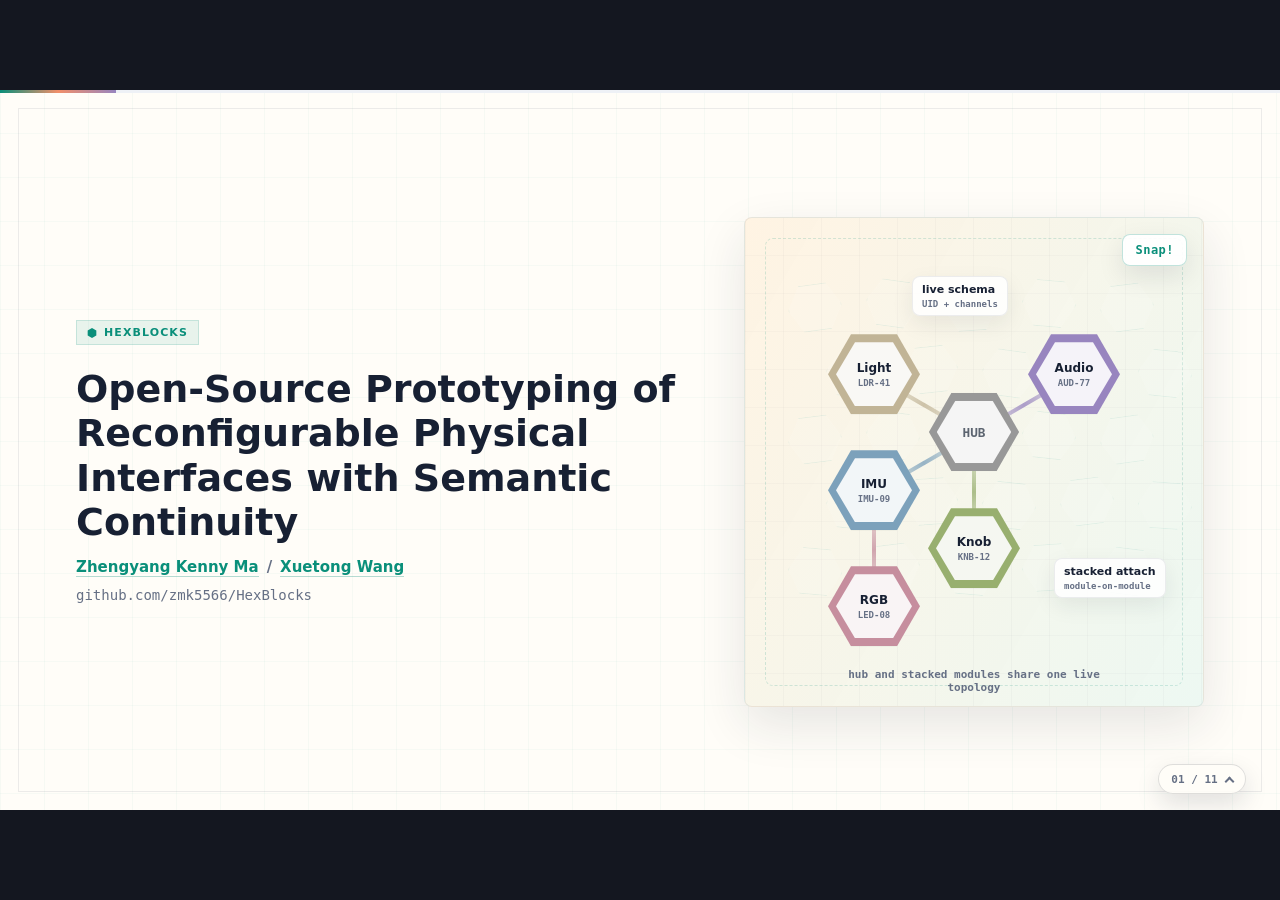
<file: index.html>
<!DOCTYPE html>
<html lang="en">
<head>
<meta charset="UTF-8">
<meta name="viewport" content="width=device-width, initial-scale=1.0">
<title>HexBlocks Presentation</title>
<link rel="stylesheet" href="hexblocks-presentation.css">
</head>
<body>
<div class="stage" id="stage">
  <div class="deck">
    <div class="progress" aria-hidden="true">
      <div class="progress-bar" id="prog"></div>
    </div>

    <div class="slides" id="slides" aria-live="polite"></div>
    <div class="subtitle-box" id="subtitle" aria-live="polite" aria-hidden="true"></div>

    <div class="nav" id="nav" aria-label="Slide navigation" data-nav-control>
      <button class="nav-toggle" id="nav-toggle" type="button" aria-expanded="false" aria-controls="nav-dock" title="Show controls">
        <span class="nav-toggle-counter" id="nav-toggle-counter">01 / 01</span>
        <span class="nav-toggle-mark" aria-hidden="true"></span>
      </button>
      <div class="nav-dock" id="nav-dock" aria-hidden="true">
        <div class="nav-primary">
          <button id="prev" type="button">Prev</button>
          <span class="counter" id="ctr">01 / 01</span>
          <button id="next" type="button">Next</button>
        </div>
        <div class="playback-controls">
          <button id="auto" type="button" aria-pressed="false">Auto</button>
          <label class="audio-toggle">
            <input id="narration-audio" type="checkbox" checked>
            <span>Audio</span>
          </label>
        </div>
      </div>
    </div>
  </div>
</div>

<script src="hexblocks-presentation-data.js"></script>
<script src="hexblocks-scenes.js"></script>
<script src="hexblocks-presentation.js"></script>
</body>
</html>
</file>
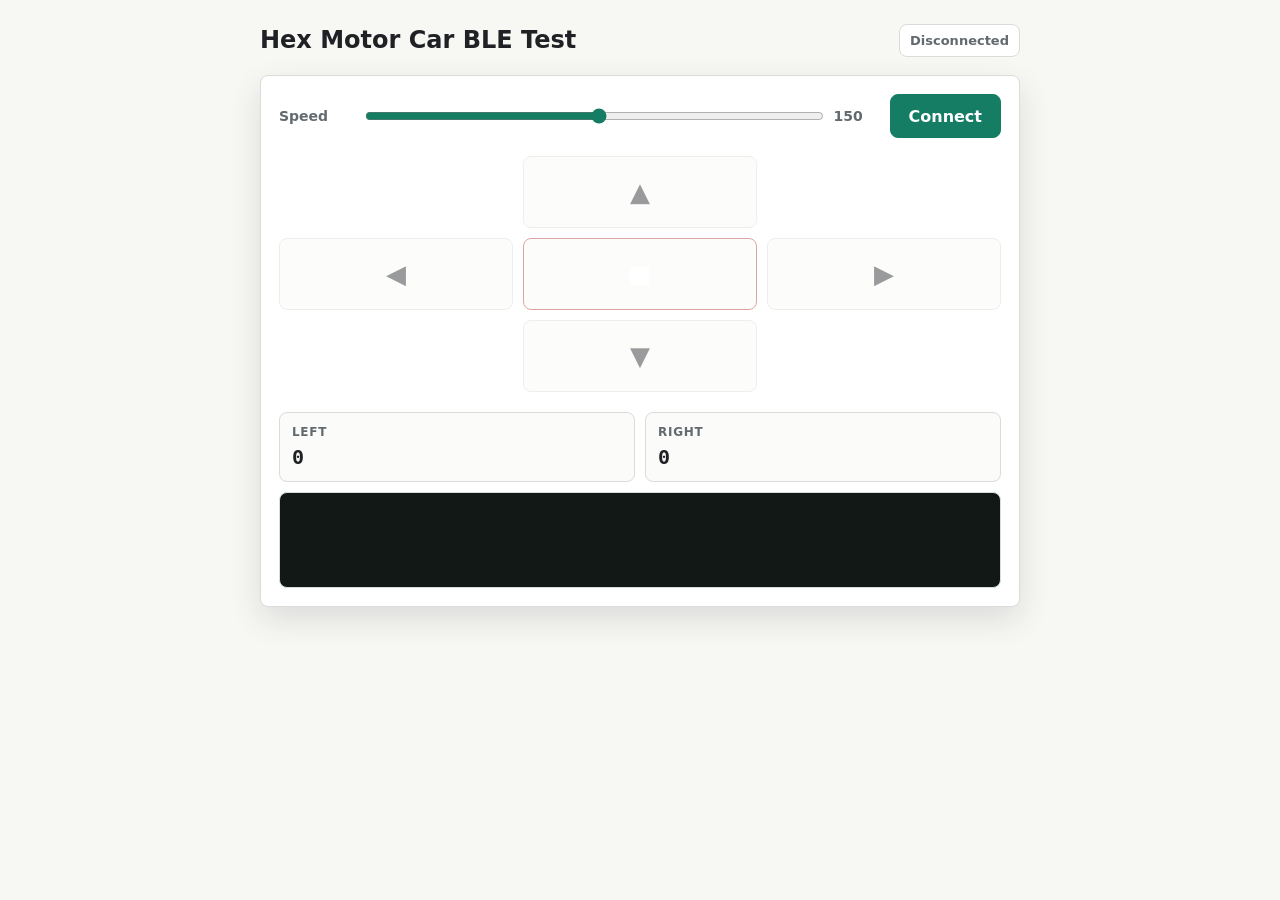
<file: frontend/test_motor_car_ble/index.html>
<!doctype html>
<html lang="en">
<head>
  <meta charset="utf-8">
  <meta name="viewport" content="width=device-width, initial-scale=1">
  <title>Hex Motor Car BLE Test</title>
  <style>
    :root {
      color-scheme: light;
      --bg: #f7f7f4;
      --panel: #ffffff;
      --ink: #202124;
      --muted: #626a70;
      --line: #d8ddd8;
      --accent: #147d64;
      --accent-strong: #0d5d4a;
      --danger: #b43b3b;
      --shadow: 0 12px 32px rgba(22, 35, 31, 0.12);
    }

    * { box-sizing: border-box; }

    body {
      margin: 0;
      min-height: 100vh;
      font-family: ui-sans-serif, system-ui, -apple-system, BlinkMacSystemFont, "Segoe UI", sans-serif;
      background: var(--bg);
      color: var(--ink);
    }

    main {
      width: min(760px, calc(100vw - 28px));
      margin: 0 auto;
      padding: 24px 0 32px;
    }

    header {
      display: flex;
      align-items: center;
      justify-content: space-between;
      gap: 16px;
      margin-bottom: 18px;
    }

    h1 {
      margin: 0;
      font-size: 24px;
      line-height: 1.15;
      font-weight: 700;
      letter-spacing: 0;
    }

    .status {
      min-width: 112px;
      padding: 8px 10px;
      border: 1px solid var(--line);
      border-radius: 8px;
      background: var(--panel);
      color: var(--muted);
      text-align: center;
      font-size: 13px;
      font-weight: 650;
    }

    .status.connected {
      color: var(--accent-strong);
      border-color: rgba(20, 125, 100, 0.35);
      background: #ecf7f2;
    }

    .surface {
      background: var(--panel);
      border: 1px solid var(--line);
      border-radius: 8px;
      box-shadow: var(--shadow);
      padding: 18px;
    }

    .topbar {
      display: grid;
      grid-template-columns: 1fr auto;
      gap: 12px;
      align-items: center;
      margin-bottom: 18px;
    }

    button {
      appearance: none;
      border: 1px solid var(--line);
      border-radius: 8px;
      background: #fff;
      color: var(--ink);
      font: inherit;
      font-weight: 700;
      cursor: pointer;
      min-height: 44px;
      transition: transform 120ms ease, background 120ms ease, border-color 120ms ease;
      touch-action: manipulation;
    }

    button:disabled {
      cursor: not-allowed;
      opacity: 0.45;
    }

    button:not(:disabled):active { transform: translateY(1px); }

    .connect {
      padding: 0 18px;
      background: var(--accent);
      border-color: var(--accent);
      color: #fff;
    }

    .connect:not(:disabled):hover { background: var(--accent-strong); }

    .stop {
      background: var(--danger);
      border-color: var(--danger);
      color: #fff;
    }

    .control-grid {
      display: grid;
      grid-template-columns: repeat(3, minmax(78px, 1fr));
      grid-template-rows: repeat(3, 72px);
      gap: 10px;
      margin: 16px 0 20px;
    }

    .drive {
      font-size: 26px;
      background: #f9faf8;
    }

    .drive:not(:disabled):hover {
      border-color: rgba(20, 125, 100, 0.55);
      background: #eef8f3;
    }

    .forward { grid-column: 2; grid-row: 1; }
    .left { grid-column: 1; grid-row: 2; }
    .brake { grid-column: 2; grid-row: 2; }
    .right { grid-column: 3; grid-row: 2; }
    .back { grid-column: 2; grid-row: 3; }

    .speed-row {
      display: grid;
      grid-template-columns: 72px 1fr 44px;
      gap: 12px;
      align-items: center;
      color: var(--muted);
      font-size: 14px;
      font-weight: 650;
    }

    input[type="range"] {
      width: 100%;
      accent-color: var(--accent);
    }

    .telemetry {
      margin-top: 16px;
      display: grid;
      grid-template-columns: repeat(2, 1fr);
      gap: 10px;
    }

    .readout {
      border: 1px solid var(--line);
      border-radius: 8px;
      padding: 12px;
      min-height: 64px;
      background: #fbfcfa;
    }

    .label {
      color: var(--muted);
      font-size: 12px;
      font-weight: 700;
      text-transform: uppercase;
      letter-spacing: 0.06em;
      margin-bottom: 6px;
    }

    .value {
      font: 700 20px/1.2 ui-monospace, SFMono-Regular, Menlo, Consolas, monospace;
      letter-spacing: 0;
    }

    .log {
      margin-top: 10px;
      border: 1px solid var(--line);
      border-radius: 8px;
      background: #111815;
      color: #d7f7e8;
      min-height: 96px;
      max-height: 170px;
      overflow: auto;
      padding: 10px;
      font: 12px/1.45 ui-monospace, SFMono-Regular, Menlo, Consolas, monospace;
      white-space: pre-wrap;
    }

    @media (max-width: 560px) {
      main { width: min(100vw - 18px, 760px); padding-top: 14px; }
      header { align-items: flex-start; }
      h1 { font-size: 20px; }
      .surface { padding: 14px; }
      .topbar { grid-template-columns: 1fr; }
      .connect { width: 100%; }
      .control-grid { grid-template-rows: repeat(3, 64px); }
      .telemetry { grid-template-columns: 1fr; }
    }
  </style>
</head>
<body>
  <main>
    <header>
      <h1>Hex Motor Car BLE Test</h1>
      <div id="status" class="status">Disconnected</div>
    </header>

    <section class="surface">
      <div class="topbar">
        <div class="speed-row">
          <span>Speed</span>
          <input id="speed" type="range" min="40" max="255" step="5" value="150">
          <span id="speedValue">150</span>
        </div>
        <button id="connect" class="connect">Connect</button>
      </div>

      <div class="control-grid" aria-label="Drive controls">
        <button class="drive forward" data-drive="forward" disabled>▲</button>
        <button class="drive left" data-drive="left" disabled>◀</button>
        <button class="drive stop brake" data-drive="stop" disabled>■</button>
        <button class="drive right" data-drive="right" disabled>▶</button>
        <button class="drive back" data-drive="back" disabled>▼</button>
      </div>

      <div class="telemetry">
        <div class="readout">
          <div class="label">Left</div>
          <div id="leftValue" class="value">0</div>
        </div>
        <div class="readout">
          <div class="label">Right</div>
          <div id="rightValue" class="value">0</div>
        </div>
      </div>

      <div id="log" class="log"></div>
    </section>
  </main>

  <script>
    const SERVICE_UUID = '6f8f0001-b5a3-f393-e0a9-e50e24dcca9e';
    const RX_UUID = '6f8f0002-b5a3-f393-e0a9-e50e24dcca9e';
    const TX_UUID = '6f8f0003-b5a3-f393-e0a9-e50e24dcca9e';

    const enc = new TextEncoder();
    const dec = new TextDecoder();

    const statusEl = document.querySelector('#status');
    const connectBtn = document.querySelector('#connect');
    const speedEl = document.querySelector('#speed');
    const speedValueEl = document.querySelector('#speedValue');
    const leftValueEl = document.querySelector('#leftValue');
    const rightValueEl = document.querySelector('#rightValue');
    const logEl = document.querySelector('#log');
    const driveButtons = [...document.querySelectorAll('[data-drive]')];

    let device = null;
    let rxChar = null;
    let txChar = null;
    let connected = false;
    let activeCommand = null;

    function log(line) {
      const stamp = new Date().toLocaleTimeString();
      logEl.textContent = `[${stamp}] ${line}\n` + logEl.textContent;
    }

    function setConnected(next) {
      connected = next;
      statusEl.textContent = next ? 'Connected' : 'Disconnected';
      statusEl.classList.toggle('connected', next);
      connectBtn.textContent = next ? 'Disconnect' : 'Connect';
      driveButtons.forEach((btn) => { btn.disabled = !next; });
      if (!next) {
        rxChar = null;
        txChar = null;
        activeCommand = null;
        updateReadout(0, 0);
      }
    }

    function speed() {
      return Number(speedEl.value);
    }

    function updateReadout(left, right) {
      leftValueEl.textContent = String(left);
      rightValueEl.textContent = String(right);
    }

    async function send(line) {
      if (!connected || !rxChar) return;
      const payload = enc.encode(`${line}\n`);
      if (rxChar.writeValueWithoutResponse) {
        await rxChar.writeValueWithoutResponse(payload);
      } else {
        await rxChar.writeValue(payload);
      }
      log(`> ${line}`);
    }

    function speedsFor(command) {
      const v = speed();
      const turn = Math.max(45, Math.round(v * 0.72));
      if (command === 'forward') return [v, v];
      if (command === 'back') return [-v, -v];
      if (command === 'left') return [-turn, turn];
      if (command === 'right') return [turn, -turn];
      return [0, 0];
    }

    async function drive(command) {
      activeCommand = command === 'stop' ? null : command;
      if (command === 'stop') {
        updateReadout(0, 0);
        await send('S');
        return;
      }
      const [left, right] = speedsFor(command);
      updateReadout(left, right);
      await send(`D,${left},${right}`);
    }

    async function connect() {
      if (!navigator.bluetooth) {
        log('Web Bluetooth is unavailable in this browser.');
        return;
      }

      device = await navigator.bluetooth.requestDevice({
        filters: [{ namePrefix: 'HexMotorCar' }],
        optionalServices: [SERVICE_UUID]
      });
      device.addEventListener('gattserverdisconnected', () => {
        log('Disconnected');
        setConnected(false);
      });

      const server = await device.gatt.connect();
      const service = await server.getPrimaryService(SERVICE_UUID);
      rxChar = await service.getCharacteristic(RX_UUID);
      txChar = await service.getCharacteristic(TX_UUID);
      await txChar.startNotifications();
      txChar.addEventListener('characteristicvaluechanged', (event) => {
        log(`< ${dec.decode(event.target.value).trim()}`);
      });

      setConnected(true);
      await send('P');
    }

    async function disconnect() {
      try { await send('S'); } catch (_) {}
      if (device?.gatt?.connected) device.gatt.disconnect();
      setConnected(false);
    }

    connectBtn.addEventListener('click', async () => {
      try {
        if (connected) await disconnect();
        else await connect();
      } catch (err) {
        log(err?.message || String(err));
        setConnected(false);
      }
    });

    speedEl.addEventListener('input', async () => {
      speedValueEl.textContent = speedEl.value;
      if (activeCommand) await drive(activeCommand);
    });

    for (const btn of driveButtons) {
      btn.addEventListener('click', async () => {
        try {
          await drive(btn.dataset.drive);
        } catch (err) {
          log(err?.message || String(err));
        }
      });
    }

    window.addEventListener('beforeunload', () => {
      if (connected && rxChar) {
        const payload = enc.encode('S\n');
        const write = rxChar.writeValueWithoutResponse || rxChar.writeValue;
        write.call(rxChar, payload).catch(() => {});
      }
    });

    setConnected(false);
    speedValueEl.textContent = speedEl.value;
  </script>
</body>
</html>
</file>
<file: hexblocks-presentation.css>
:root {
  --bg: #fffdf8;
  --surface: #f7f8fa;
  --surface2: #eef1f6;
  --surface-warm: #fff2df;
  --surface-mint: #eaf7f0;
  --text: #172033;
  --dim: #667085;
  --accent: #0a8f7a;
  --accent2: #f18f6a;
  --border: #d6dbe4;
  --font: "Avenir Next", "Trebuchet MS", system-ui, sans-serif;
  --mono: "JetBrains Mono", "SF Mono", Menlo, Consolas, monospace;
  --env: #c1b496;
  --speaker: #9885bf;
  --knob: #98af6f;
  --hub: #989898;
  --motion: #7ca1bb;
  --visual: #c68e9e;
  --shadow: 0 18px 50px rgba(23, 32, 51, 0.11);
  --continuity-loop-ms: 14000ms;
}

*, *::before, *::after {
  box-sizing: border-box;
  margin: 0;
  padding: 0;
}

html, body {
  width: 100%;
  height: 100%;
  overflow: hidden;
  background: #141720;
}

body {
  display: flex;
  align-items: center;
  justify-content: center;
  font-family: var(--font);
}

.stage {
  width: 1280px;
  height: 720px;
  transform-origin: center center;
  flex-shrink: 0;
  position: relative;
}

.deck {
  width: 100%;
  height: 100%;
  background:
    linear-gradient(90deg, rgba(10, 143, 122, 0.035) 1px, transparent 1px),
    linear-gradient(0deg, rgba(10, 143, 122, 0.03) 1px, transparent 1px),
    var(--bg);
  background-size: 44px 44px;
  display: flex;
  flex-direction: column;
  overflow: hidden;
  position: relative;
}

.deck::before {
  content: "";
  position: absolute;
  inset: 18px;
  border: 1px solid rgba(23, 32, 51, 0.08);
  pointer-events: none;
}

.slides {
  flex: 1;
  position: relative;
  min-height: 0;
}

.slide {
  display: none;
  width: 100%;
  height: 100%;
  padding: 54px 76px 34px;
  position: absolute;
  inset: 0;
  overflow: hidden;
}

.slide.active {
  display: block;
}

.slide-layout {
  height: 100%;
  display: grid;
  grid-template-columns: minmax(0, 1fr) 460px;
  gap: 46px;
  align-items: center;
}

.slide.no-scene .slide-layout {
  grid-template-columns: 1fr;
  max-width: 1120px;
}

.slide.references .slide-layout,
.slide.related-work .slide-layout {
  max-width: 1120px;
}

.slide.video-slide {
  padding: 18px 42px 34px;
}

.slide.image-slide {
  padding: 44px 64px 34px;
}

.slide.full-image-slide {
  padding: 24px;
}

.slide.overview-slide {
  padding: 30px 48px 96px;
}

.slide.video-slide .slide-layout {
  grid-template-columns: 1fr;
  max-width: none;
  align-items: stretch;
}

.slide.image-slide .slide-layout,
.slide.full-image-slide .slide-layout,
.slide.overview-slide .slide-layout {
  grid-template-columns: 1fr;
  max-width: none;
  align-items: stretch;
}

.slide.video-slide .slide-copy {
  display: grid;
  grid-template-rows: minmax(0, 1fr);
  place-items: center;
  height: 100%;
}

.slide.image-slide .slide-copy,
.slide.overview-slide .slide-copy {
  display: grid;
  grid-template-rows: auto auto minmax(0, 1fr);
  height: 100%;
}

.slide.full-image-slide .slide-copy {
  display: grid;
  height: 100%;
  place-items: center;
}

.slide.video-slide .chip,
.slide.video-slide h2 {
  display: none;
}

.slide.video-slide.active .reveal {
  animation: none;
}

.slide.image-slide h2 {
  max-width: 1080px;
  margin-bottom: 20px;
}

.slide.llm-hardware-breakdown .slide-copy {
  position: relative;
  display: block;
  height: 100%;
}

.slide.llm-hardware-breakdown h2 {
  max-width: 1040px;
  margin-bottom: 12px;
}

.slide.llm-hardware-breakdown .lead {
  max-width: 1040px;
  font-size: 21px;
  line-height: 1.34;
  font-weight: 500;
  color: var(--dim);
  margin-bottom: 0;
}

.slide.llm-hardware-breakdown .image-triptych {
  position: absolute;
  left: 0;
  right: 0;
  bottom: 42px;
  height: calc(100% - 156px);
}

.slide.llm-era-prototyping .lead {
  max-width: 1000px;
  font-size: 21px;
  line-height: 1.34;
  font-weight: 500;
  color: var(--dim);
}

.slide.overview-slide h2 {
  max-width: none;
  margin-bottom: 12px;
}

.slide-copy {
  position: relative;
  z-index: 3;
  min-width: 0;
}

.visual-shell {
  width: 460px;
  min-height: 490px;
  position: relative;
  z-index: 2;
}

.visual-image {
  width: 100%;
  height: 490px;
  overflow: hidden;
  border: 1px solid rgba(23, 32, 51, 0.12);
  border-radius: 8px;
  background: #fff;
  box-shadow: var(--shadow);
}

.visual-image img {
  width: 100%;
  height: 100%;
  display: block;
  object-fit: cover;
}

.with-scene-stack .visual-shell {
  min-height: 585px;
}

.demo-scene-stack {
  --demo-scene-row-shift: 199px;
  width: 460px;
  height: 585px;
  display: grid;
  grid-template-rows: repeat(3, minmax(0, 1fr));
  gap: 12px;
}

.demo-scene-strip {
  position: relative;
  min-height: 0;
  overflow: hidden;
  border: 1px solid rgba(23, 32, 51, 0.1);
  border-radius: 8px;
  background: #fff;
  box-shadow: 0 12px 28px rgba(23, 32, 51, 0.08);
}

.demo-scene-strip::after {
  content: "";
  position: absolute;
  inset: 0;
  z-index: 7;
  pointer-events: none;
  border-left: 5px solid var(--hub);
  opacity: 0.78;
}

.demo-scene-authoring::after {
  border-left-color: var(--hub);
}

.demo-scene-deployment::after {
  border-left-color: var(--hub);
}

.mini-scene-title {
  position: absolute;
  left: 14px;
  top: 10px;
  z-index: 8;
  display: inline-flex;
  align-items: center;
  gap: 8px;
  border: 1px solid rgba(23, 32, 51, 0.09);
  border-radius: 7px;
  background: rgba(255, 255, 255, 0.88);
  color: var(--text);
  font: 800 11px var(--font);
  padding: 5px 9px 5px 8px;
  box-shadow: 0 8px 18px rgba(23, 32, 51, 0.07);
}

.mini-scene-title span {
  color: var(--hub);
  font: 800 10px var(--mono);
}

.demo-scene-authoring .mini-scene-title span {
  color: var(--hub);
}

.demo-scene-deployment .mini-scene-title span {
  color: var(--hub);
}

.semantic-continuity .demo-scene-strip {
  opacity: 0;
  transform: translateY(8px) scale(0.98);
  filter: grayscale(0.25);
  pointer-events: none;
  transition:
    opacity 420ms cubic-bezier(0.2, 0.9, 0.25, 1),
    transform 420ms cubic-bezier(0.2, 0.9, 0.25, 1),
    filter 420ms cubic-bezier(0.2, 0.9, 0.25, 1);
}

.semantic-continuity[data-step-state="config"] .demo-scene-config,
.semantic-continuity[data-step-state="authoring"] .demo-scene-authoring,
.semantic-continuity[data-step-state="deployment"] .demo-scene-deployment,
.semantic-continuity[data-step-state="synthesis"] .demo-scene-strip {
  opacity: 1;
  transform: translateY(0) scale(1);
  filter: none;
  pointer-events: auto;
}

.semantic-continuity[data-step-state="config"] .demo-scene-config {
  transform: translateY(var(--demo-scene-row-shift)) scale(1);
}

.semantic-continuity[data-step-state="deployment"] .demo-scene-deployment {
  transform: translateY(calc(var(--demo-scene-row-shift) * -1)) scale(1);
}

.semantic-continuity[data-step-state="synthesis"] .demo-scene-strip {
  transform: translateY(0) scale(1);
}

.mini-scene-stage,
.mini-scene-stage .toy-scene {
  position: absolute;
  inset: 0;
  width: 100%;
  height: 100%;
}

.slide.active .reveal {
  animation: reveal-up 420ms cubic-bezier(0.2, 0.9, 0.25, 1) both;
}

.slide.active .reveal:nth-child(2) { animation-delay: 60ms; }
.slide.active .reveal:nth-child(3) { animation-delay: 110ms; }
.slide.active .reveal:nth-child(4) { animation-delay: 160ms; }

.chip {
  display: inline-flex;
  align-items: center;
  gap: 7px;
  font-size: 11px;
  font-weight: 700;
  letter-spacing: 0.1em;
  text-transform: uppercase;
  color: var(--accent);
  background: rgba(10, 143, 122, 0.09);
  border: 1px solid rgba(10, 143, 122, 0.16);
  padding: 5px 10px;
  margin-bottom: 22px;
  width: fit-content;
}

.chip svg {
  width: 10px;
  height: 10px;
  flex: 0 0 auto;
}

h1 {
  font-size: 38px;
  font-weight: 800;
  line-height: 1.16;
  color: var(--text);
  margin-bottom: 14px;
  max-width: 760px;
}

h2 {
  font-size: 27px;
  font-weight: 800;
  line-height: 1.2;
  color: var(--text);
  margin-bottom: 18px;
}

.sub {
  font-size: 14px;
  color: var(--dim);
  margin-top: 8px;
  font-family: var(--mono);
}

.author-links {
  display: flex;
  flex-wrap: wrap;
  gap: 8px;
  align-items: center;
  margin: 0 0 10px;
  color: var(--dim);
  font-size: 15px;
  font-weight: 700;
}

.author-links a {
  color: var(--accent);
  text-decoration: none;
  border-bottom: 1px solid rgba(10, 143, 122, 0.3);
}

.author-links a:hover,
.author-links a:focus-visible {
  color: #076c5d;
  border-bottom-color: currentColor;
}

.lead {
  font-size: 15px;
  line-height: 1.65;
  color: var(--dim);
  max-width: 720px;
  margin-bottom: 14px;
}

.text-underline {
  color: var(--text);
  text-decoration-line: underline;
  text-decoration-color: rgba(10, 143, 122, 0.6);
  text-decoration-thickness: 0.08em;
  text-underline-offset: 0.16em;
}

.def {
  border-left: 3px solid var(--accent);
  padding: 14px 18px;
  background: rgba(10, 143, 122, 0.06);
  font-size: 15px;
  line-height: 1.7;
  color: var(--text);
  margin: 18px 0;
}

.controlled-reveal {
  opacity: 0;
  transform: translateY(10px);
  transition:
    opacity 420ms cubic-bezier(0.2, 0.9, 0.25, 1),
    transform 420ms cubic-bezier(0.2, 0.9, 0.25, 1);
}

.slide.active .controlled-reveal {
  animation: none;
}

.controlled-reveal.is-visible {
  opacity: 1;
  transform: translateY(0);
}

.quote {
  border-left: 2px solid var(--border);
  padding: 11px 18px;
  background: rgba(247, 248, 250, 0.9);
  font-family: var(--mono);
  font-size: 13px;
  line-height: 1.9;
  color: var(--dim);
  margin: 16px 0;
}

.cards {
  display: grid;
  grid-template-columns: repeat(3, 1fr);
  gap: 12px;
  margin: 18px 0;
}

.card {
  background: rgba(247, 248, 250, 0.94);
  border: 1px solid var(--border);
  border-radius: 8px;
  padding: 16px;
}

.card-title {
  font-size: 12px;
  font-weight: 800;
  color: var(--accent);
  margin-bottom: 7px;
  display: flex;
  align-items: center;
  gap: 7px;
}

.card-title svg {
  width: 10px;
  height: 10px;
}

.card-action {
  display: inline-flex;
  width: fit-content;
  margin-bottom: 8px;
  border: 1px solid rgba(10, 143, 122, 0.14);
  border-radius: 7px;
  background: rgba(10, 143, 122, 0.06);
  color: var(--accent);
  font: 900 11px var(--mono);
  padding: 4px 7px;
}

.card p {
  font-size: 13px;
  color: var(--dim);
  line-height: 1.58;
}

.semantic-continuity .card {
  opacity: 0;
  transform: translateY(10px);
  transition:
    opacity 360ms cubic-bezier(0.2, 0.9, 0.25, 1),
    transform 360ms cubic-bezier(0.2, 0.9, 0.25, 1),
    border-color 180ms ease,
    box-shadow 180ms ease;
}

.semantic-continuity[data-step-state="config"] .card[data-card-index="1"],
.semantic-continuity[data-step-state="authoring"] .card[data-card-index="1"],
.semantic-continuity[data-step-state="authoring"] .card[data-card-index="2"],
.semantic-continuity[data-step-state="deployment"] .card[data-card-index="1"],
.semantic-continuity[data-step-state="deployment"] .card[data-card-index="2"],
.semantic-continuity[data-step-state="deployment"] .card[data-card-index="3"],
.semantic-continuity[data-step-state="synthesis"] .card {
  opacity: 1;
  transform: translateY(0);
}

.semantic-continuity[data-step-state="config"] .card[data-card-index="1"],
.semantic-continuity[data-step-state="authoring"] .card[data-card-index="2"],
.semantic-continuity[data-step-state="deployment"] .card[data-card-index="3"] {
  border-color: rgba(10, 143, 122, 0.34);
  box-shadow: 0 10px 24px rgba(10, 143, 122, 0.11);
}

.semantic-continuity[data-step-state="authoring"] .card[data-card-index="1"],
.semantic-continuity[data-step-state="deployment"] .card[data-card-index="1"],
.semantic-continuity[data-step-state="deployment"] .card[data-card-index="2"] {
  opacity: 0.64;
}

.continuity-chain {
  display: flex;
  align-items: center;
  flex-wrap: wrap;
  gap: 8px;
  opacity: 0;
  transform: translateY(8px);
  transition:
    opacity 360ms cubic-bezier(0.2, 0.9, 0.25, 1),
    transform 360ms cubic-bezier(0.2, 0.9, 0.25, 1);
}

.semantic-continuity[data-step-state="synthesis"] .continuity-chain {
  opacity: 1;
  transform: translateY(0);
}

.continuity-chain .chain-part,
.continuity-chain .chain-arrow {
  opacity: 0;
  transform: translateY(6px);
}

.continuity-chain .chain-part {
  color: var(--text);
  font-weight: 900;
}

.continuity-chain .chain-arrow {
  color: var(--accent);
}

.semantic-continuity[data-step-state="synthesis"] .continuity-chain .chain-part,
.semantic-continuity[data-step-state="synthesis"] .continuity-chain .chain-arrow {
  animation: chain-part-in 420ms cubic-bezier(0.2, 0.9, 0.25, 1) both;
}

.semantic-continuity[data-step-state="synthesis"] .continuity-chain .chain-arrow:nth-of-type(2) {
  animation-delay: 80ms;
}

.semantic-continuity[data-step-state="synthesis"] .continuity-chain .chain-part[data-chain-index="2"] {
  animation-delay: 150ms;
}

.semantic-continuity[data-step-state="synthesis"] .continuity-chain .chain-arrow:nth-of-type(4) {
  animation-delay: 230ms;
}

.semantic-continuity[data-step-state="synthesis"] .continuity-chain .chain-part[data-chain-index="3"] {
  animation-delay: 300ms;
}

.image-triptych {
  display: grid;
  grid-template-columns: repeat(3, minmax(0, 1fr));
  gap: 18px;
  min-height: 0;
  height: 100%;
  align-items: center;
}

.image-panel {
  min-width: 0;
  aspect-ratio: 1 / 1;
  overflow: hidden;
  border: 1px solid rgba(23, 32, 51, 0.12);
  border-radius: 8px;
  background: #fff;
  box-shadow: 0 14px 32px rgba(23, 32, 51, 0.11);
  opacity: 0;
  transform: translateY(18px) scale(0.965);
  filter: blur(3px);
  transition:
    opacity 520ms cubic-bezier(0.2, 0.9, 0.25, 1),
    transform 520ms cubic-bezier(0.2, 0.9, 0.25, 1),
    filter 520ms cubic-bezier(0.2, 0.9, 0.25, 1);
}

.image-panel.is-visible {
  opacity: 1;
  transform: translateY(0) scale(1);
  filter: blur(0);
}

.image-panel img {
  width: 100%;
  height: 100%;
  display: block;
  object-fit: cover;
}

.overview-figure {
  min-height: 0;
  width: min(100%, 900px);
  aspect-ratio: 5262 / 2918;
  align-self: start;
  justify-self: center;
  display: grid;
  place-items: center;
  overflow: hidden;
  border: 1px solid rgba(23, 32, 51, 0.14);
  border-radius: 8px;
  background: #fff;
  box-shadow: 0 18px 42px rgba(23, 32, 51, 0.12);
}

.image-sequence {
  position: relative;
}

.overview-figure img {
  width: 100%;
  height: 100%;
  display: block;
  object-fit: contain;
}

.overview-figure .image-sequence-frame {
  position: absolute;
  inset: 0;
  opacity: 0;
  transition: opacity 180ms ease;
}

.overview-figure .image-sequence-frame.is-active {
  opacity: 1;
}

.overview-figure figcaption {
  position: absolute;
  width: 1px;
  height: 1px;
  overflow: hidden;
  clip: rect(0 0 0 0);
}

.full-image-figure {
  box-sizing: border-box;
  width: min(560px, calc(100% - 96px));
  max-height: calc(100% - 96px);
  aspect-ratio: 1 / 1;
  align-self: center;
  justify-self: center;
  display: grid;
  place-items: center;
  overflow: hidden;
  border: 1px solid rgba(23, 32, 51, 0.14);
  border-radius: 8px;
  background: #fff;
  box-shadow: 0 18px 42px rgba(23, 32, 51, 0.12);
}

.full-image-figure img {
  width: 100%;
  height: 100%;
  display: block;
  object-fit: contain;
}

table {
  width: 100%;
  border-collapse: collapse;
  font-size: 14px;
  margin: 14px 0;
  background: rgba(255, 255, 255, 0.72);
  border: 1px solid var(--border);
  border-radius: 8px;
  overflow: hidden;
}

th {
  background: var(--surface2);
  font-size: 11px;
  font-weight: 800;
  letter-spacing: 0.08em;
  text-transform: uppercase;
  color: var(--dim);
  padding: 10px 14px;
  text-align: left;
  border-bottom: 1px solid var(--border);
}

td {
  padding: 12px 14px;
  border-bottom: 1px solid var(--surface2);
  color: var(--text);
  vertical-align: top;
  line-height: 1.5;
}

tr:last-child td {
  border-bottom: none;
}

td:first-child {
  font-weight: 700;
}

.gap-cell {
  color: var(--dim);
  font-size: 13px;
}

.slide-bullet-block {
  max-width: 920px;
  margin: 22px 0 0;
}

.bullet-heading {
  margin-bottom: 12px;
  color: var(--accent);
  font: 900 13px/1 var(--mono);
  letter-spacing: 0.08em;
  text-transform: uppercase;
}

.slide-bullets {
  display: grid;
  gap: 14px;
  margin: 0;
  padding: 0;
  list-style: none;
}

.slide-bullets li {
  position: relative;
  padding: 14px 18px 14px 44px;
  border: 1px solid rgba(23, 32, 51, 0.11);
  border-radius: 8px;
  background: rgba(247, 248, 250, 0.74);
  color: var(--text);
  font-size: 18px;
  line-height: 1.42;
}

.slide-bullets li::before {
  content: "";
  position: absolute;
  left: 18px;
  top: 23px;
  width: 10px;
  height: 10px;
  clip-path: polygon(50% 0, 94% 25%, 94% 75%, 50% 100%, 6% 75%, 6% 25%);
  background: var(--accent);
}

.beats {
  margin: 16px 0;
}

.beat {
  display: flex;
  align-items: flex-start;
  gap: 14px;
  padding: 10px 0;
  border-bottom: 1px solid var(--surface2);
  font-size: 14px;
  line-height: 1.55;
  color: var(--text);
}

.beat:last-child {
  border-bottom: none;
}

.beat-n {
  font-family: var(--mono);
  font-size: 11px;
  color: var(--accent);
  font-weight: 800;
  min-width: 22px;
  padding-top: 2px;
}

.mode-cards {
  display: grid;
  grid-template-columns: repeat(2, minmax(0, 1fr));
  gap: 22px;
  margin-top: 24px;
}

.mode-card {
  min-height: 360px;
  display: grid;
  grid-template-rows: auto auto auto auto minmax(0, 1fr);
  gap: 12px;
  padding: 24px;
  border: 1px solid rgba(23, 32, 51, 0.12);
  border-radius: 8px;
  background: rgba(255, 255, 255, 0.78);
  box-shadow: 0 16px 34px rgba(23, 32, 51, 0.1);
  opacity: 0;
  transform: translateY(16px) scale(0.985);
  transition:
    opacity 460ms cubic-bezier(0.2, 0.9, 0.25, 1),
    transform 460ms cubic-bezier(0.2, 0.9, 0.25, 1);
}

.mode-card.is-visible {
  opacity: 1;
  transform: translateY(0) scale(1);
}

.mode-card-kicker {
  width: fit-content;
  padding: 4px 9px;
  border: 1px solid rgba(10, 143, 122, 0.18);
  border-radius: 999px;
  background: rgba(10, 143, 122, 0.08);
  color: var(--accent);
  font: 900 11px var(--mono);
  text-transform: uppercase;
}

.mode-card h3 {
  color: var(--text);
  font-size: 23px;
  line-height: 1.16;
}

.mode-card-subtitle {
  margin-top: -6px;
  color: var(--accent);
  font: 900 12px/1.25 var(--mono);
  text-transform: uppercase;
  letter-spacing: 0.04em;
}

.mode-card p {
  color: var(--dim);
  font-size: 15px;
  line-height: 1.55;
}

.mode-card-flow {
  padding: 10px 12px;
  border: 1px solid var(--border);
  border-radius: 8px;
  background: var(--surface);
  color: var(--text);
  font: 800 12px/1.4 var(--mono);
}

.mode-card-image-slot {
  min-height: 116px;
  display: grid;
  place-items: center;
  position: relative;
  overflow: hidden;
  border: 1px solid rgba(23, 32, 51, 0.12);
  border-radius: 8px;
  background: rgba(247, 248, 250, 0.74);
  background-size: 20px 20px;
  color: var(--dim);
  font: 800 11px var(--mono);
  text-transform: uppercase;
  letter-spacing: 0.04em;
}

.mode-card-image-slot img {
  width: 100%;
  height: 116px;
  display: block;
  object-fit: contain;
}

code {
  font-family: var(--mono);
  font-size: 12px;
  background: var(--surface2);
  padding: 1px 5px;
}

.proof {
  background: rgba(247, 248, 250, 0.96);
  border: 1px solid var(--border);
  border-left: 3px solid var(--accent);
  border-radius: 8px;
  padding: 14px 18px;
  margin-top: 18px;
  font-size: 13px;
  line-height: 2.0;
  color: var(--dim);
  font-family: var(--mono);
}

.closing-card {
  background: rgba(247, 248, 250, 0.96);
  border: 1px solid var(--border);
  border-radius: 8px;
  padding: 26px 32px;
  margin: 18px 0;
  max-width: 620px;
}

.closing-card .repo {
  font-family: var(--mono);
  font-size: 16px;
  color: var(--accent);
  font-weight: 800;
  margin: 10px 0 16px;
}

.tags {
  display: flex;
  gap: 10px;
  flex-wrap: wrap;
}

.tag {
  font-size: 12px;
  padding: 4px 10px;
  border: 1px solid var(--border);
  color: var(--dim);
  font-family: var(--mono);
  background: #fff;
}

.closing-marquee {
  width: 100%;
  overflow: hidden;
  margin-top: 18px;
  padding-top: 16px;
  border-top: 1px solid rgba(23, 32, 51, 0.1);
  -webkit-mask-image: linear-gradient(90deg, transparent, #000 9%, #000 91%, transparent);
  mask-image: linear-gradient(90deg, transparent, #000 9%, #000 91%, transparent);
}

.module-marquee-track {
  display: flex;
  width: max-content;
  animation: module-type-scroll 18s linear infinite;
}

.module-marquee-set {
  display: flex;
  align-items: center;
  gap: 10px;
  padding-right: 10px;
}

.module-type-chip {
  flex: 0 0 auto;
  display: inline-flex;
  align-items: center;
  gap: 8px;
  height: 34px;
  padding: 6px 11px;
  border: 1px solid color-mix(in srgb, var(--module-color) 42%, #ffffff);
  border-radius: 999px;
  background: color-mix(in srgb, var(--module-color) 15%, #ffffff);
  color: var(--text);
  font: 800 11px var(--mono);
  white-space: nowrap;
}

.module-type-mark {
  width: 14px;
  height: 14px;
  flex: 0 0 auto;
  background: var(--module-color);
  clip-path: polygon(50% 0, 93% 25%, 93% 75%, 50% 100%, 7% 75%, 7% 25%);
  box-shadow: inset 0 0 0 2px rgba(255, 255, 255, 0.32);
}

.refs {
  columns: 2;
  gap: 32px;
  margin-top: 16px;
  padding-bottom: 58px;
}

.ref-entry {
  break-inside: avoid;
  margin-bottom: 14px;
  padding: 10px 12px;
  background: rgba(247, 248, 250, 0.96);
  border: 1px solid var(--border);
  border-left: 2px solid var(--border);
  border-radius: 8px;
}

.ref-key {
  display: inline;
  font-family: var(--mono);
  font-size: 11px;
  color: var(--dim);
  font-weight: 800;
  margin-right: 6px;
}

.ref-body {
  display: inline;
  font-family: var(--mono);
  font-size: 11px;
  color: var(--dim);
  line-height: 1.6;
  white-space: pre-wrap;
}

.reference-marquee {
  position: absolute;
  left: 50%;
  bottom: 8px;
  width: calc((100% - 32px) / 2);
  max-width: 544px;
  min-height: 46px;
  overflow: hidden;
  display: grid;
  align-items: center;
  border: 1px solid rgba(23, 32, 51, 0.12);
  border-radius: 8px;
  background: rgba(255, 253, 248, 0.92);
  box-shadow:
    inset 0 0 0 1px rgba(23, 32, 51, 0.06),
    0 12px 28px rgba(23, 32, 51, 0.1);
  transform: translateX(-50%);
  -webkit-mask-image: linear-gradient(90deg, transparent, #000 8%, #000 92%, transparent);
  mask-image: linear-gradient(90deg, transparent, #000 8%, #000 92%, transparent);
}

.reference-marquee-track {
  display: flex;
  width: max-content;
  animation: reference-hex-scroll 22s linear infinite;
}

.reference-marquee-set {
  display: flex;
  align-items: center;
  gap: 14px;
  padding-right: 14px;
}

.reference-hexblock {
  flex: 0 0 auto;
  display: inline-flex;
  align-items: center;
  gap: 7px;
  color: var(--text);
  font: 900 10px var(--mono);
  text-transform: uppercase;
  white-space: nowrap;
}

.reference-hex-shape {
  width: 25px;
  height: 28px;
  flex: 0 0 auto;
  background:
    linear-gradient(180deg, rgba(255, 255, 255, 0.44), rgba(255, 255, 255, 0) 56%),
    var(--module-color);
  clip-path: polygon(50% 0, 93% 25%, 93% 75%, 50% 100%, 7% 75%, 7% 25%);
  box-shadow:
    inset 0 0 0 3px rgba(255, 255, 255, 0.48),
    0 6px 12px rgba(23, 32, 51, 0.12);
}

.reference-thanks {
  flex: 0 0 auto;
  color: var(--text);
  font: 900 10px var(--mono);
  letter-spacing: 0.08em;
  text-decoration: underline;
  text-decoration-thickness: 1.5px;
  text-underline-offset: 4px;
  white-space: nowrap;
}

.video-frame {
  width: 100%;
  aspect-ratio: 16 / 9;
  border: 1px solid var(--border);
  border-radius: 8px;
  background: var(--surface);
  overflow: hidden;
  box-shadow: var(--shadow);
}

.video-slide .video-frame {
  display: grid;
  grid-template-rows: minmax(0, 1fr) 34px;
  gap: 12px;
  min-height: 0;
  height: 85%;
  width: auto;
  max-width: 100%;
  aspect-ratio: 1722 / 1080;
  align-self: center;
  justify-self: center;
  transform: translateY(-46px);
  border: 0;
  box-shadow: none;
}

.video-placeholder {
  position: relative;
  display: grid;
  place-items: center;
  background:
    linear-gradient(90deg, rgba(255, 255, 255, 0.08) 1px, transparent 1px),
    linear-gradient(0deg, rgba(255, 255, 255, 0.07) 1px, transparent 1px),
    linear-gradient(135deg, #172033, #293246 58%, #1a3c38);
  background-size: 34px 34px, 34px 34px, auto;
}

.video-placeholder::after {
  content: "";
  position: absolute;
  inset: 18px;
  border: 1px dashed rgba(255, 255, 255, 0.22);
  border-radius: 7px;
  pointer-events: none;
}

.video-placeholder-inner {
  position: relative;
  z-index: 2;
  display: grid;
  justify-items: center;
  gap: 13px;
  color: #fff;
  text-align: center;
}

.video-play-mark {
  width: 78px;
  height: 78px;
  border-radius: 999px;
  border: 1px solid rgba(255, 255, 255, 0.42);
  background: rgba(255, 255, 255, 0.12);
  position: relative;
  box-shadow: 0 18px 40px rgba(0, 0, 0, 0.22);
}

.video-play-mark::before {
  content: "";
  position: absolute;
  left: 32px;
  top: 24px;
  width: 0;
  height: 0;
  border-left: 22px solid #fff;
  border-top: 15px solid transparent;
  border-bottom: 15px solid transparent;
}

.video-placeholder-title {
  font-size: 30px;
  font-weight: 800;
  line-height: 1.12;
}

.video-placeholder-meta {
  color: rgba(255, 255, 255, 0.72);
  font: 800 12px var(--mono);
  text-transform: uppercase;
  letter-spacing: 0.08em;
}

.video-media {
  min-height: 0;
  overflow: hidden;
  cursor: pointer;
}

.video-frame video {
  width: 100%;
  height: 100%;
  object-fit: contain;
  display: block;
}

.video-controls {
  display: grid;
  grid-template-columns: 70px minmax(0, 1fr) 92px;
  gap: 12px;
  align-items: center;
  color: var(--dim);
  font: 800 11px var(--mono);
  opacity: 1;
  transform: translateY(0);
  transition:
    opacity 180ms ease,
    transform 180ms ease;
}

.video-frame.is-playing:not(.is-interacting) .video-controls {
  opacity: 0;
  pointer-events: none;
  transform: translateY(-6px);
}

.video-play-toggle {
  height: 30px;
  border: 1px solid rgba(23, 32, 51, 0.18);
  border-radius: 999px;
  background: rgba(255, 253, 248, 0.92);
  color: var(--text);
  font: inherit;
  cursor: pointer;
}

.video-seek {
  width: 100%;
  accent-color: var(--accent);
}

.video-time {
  text-align: right;
  white-space: nowrap;
}

.subtitle-box {
  position: absolute;
  left: 156px;
  right: 190px;
  bottom: 10px;
  z-index: 8;
  min-height: 42px;
  display: grid;
  place-items: center;
  padding: 10px 18px;
  border: 1px solid rgba(23, 32, 51, 0.16);
  border-radius: 8px;
  background: rgba(255, 253, 248, 0.94);
  box-shadow: 0 12px 34px rgba(23, 32, 51, 0.16);
  color: var(--text);
  font: 800 15px/1.45 var(--font);
  text-align: center;
  opacity: 0;
  visibility: hidden;
  transform: translateY(8px);
  transition:
    opacity 260ms ease,
    transform 260ms ease,
    visibility 0s linear 260ms;
  pointer-events: none;
}

.subtitle-box.is-visible {
  opacity: 1;
  visibility: visible;
  transform: translateY(0);
  transition-delay: 0s;
}

.subtitle-box.is-exiting {
  opacity: 0;
  visibility: visible;
  transform: translateY(-6px);
  transition-delay: 0s;
}

.nav {
  position: absolute;
  right: 34px;
  bottom: 16px;
  z-index: 12;
  display: flex;
  align-items: center;
  justify-content: flex-end;
  width: auto;
  height: 30px;
  padding: 0;
  pointer-events: none;
}

.nav-toggle {
  display: inline-flex;
  align-items: center;
  justify-content: center;
  gap: 8px;
  min-width: 88px;
  min-height: 30px;
  padding: 6px 12px;
  border: 1px solid rgba(23, 32, 51, 0.14);
  border-radius: 999px;
  background: rgba(255, 253, 248, 0.88);
  box-shadow: 0 10px 24px rgba(23, 32, 51, 0.13);
  color: var(--dim);
  font: 800 11px var(--mono);
  cursor: pointer;
  pointer-events: auto;
  position: relative;
  z-index: 1;
  transition:
    border-color 0.18s ease,
    color 0.18s ease,
    opacity 0.18s ease,
    transform 0.18s ease;
}

.nav-toggle:hover {
  border-color: rgba(10, 143, 122, 0.36);
  color: var(--accent);
  transform: translateY(-1px);
}

.nav-toggle-mark {
  width: 7px;
  height: 7px;
  border-top: 2px solid currentColor;
  border-left: 2px solid currentColor;
  transform: translateY(2px) rotate(45deg);
  transition: transform 0.18s ease;
}

.nav.is-open .nav-toggle-mark {
  transform: translateY(-1px) rotate(225deg);
}

.nav-dock {
  position: absolute;
  right: 0;
  bottom: 38px;
  min-width: 520px;
  display: flex;
  align-items: center;
  justify-content: space-between;
  gap: 28px;
  padding: 9px 12px;
  border: 1px solid rgba(23, 32, 51, 0.14);
  border-radius: 999px;
  background: rgba(247, 248, 250, 0.94);
  box-shadow: 0 18px 42px rgba(23, 32, 51, 0.16);
  opacity: 0;
  visibility: hidden;
  transform: translateY(16px);
  pointer-events: auto;
  transition:
    opacity 0.22s ease,
    transform 0.22s ease,
    visibility 0s linear 0.22s;
}

.nav.is-open .nav-dock {
  opacity: 1;
  visibility: visible;
  transform: translateY(0);
  transition-delay: 0s;
}

.nav-primary,
.playback-controls {
  display: flex;
  align-items: center;
  gap: 14px;
}

.playback-controls {
  gap: 10px;
}

.nav-dock button {
  font-family: var(--font);
  font-size: 12px;
  font-weight: 800;
  color: var(--dim);
  background: var(--bg);
  border: 1px solid var(--border);
  border-radius: 8px;
  min-width: 74px;
  padding: 7px 16px;
  cursor: pointer;
  transition: border-color 0.15s, color 0.15s, transform 0.15s;
}

.nav-dock button.is-active,
.nav-dock button[aria-pressed="true"] {
  border-color: rgba(10, 143, 122, 0.34);
  background: rgba(10, 143, 122, 0.1);
  color: var(--accent);
}

.nav-dock button:hover {
  border-color: var(--accent);
  color: var(--accent);
  transform: translateY(-1px);
}

.nav-dock button:disabled {
  opacity: 0.32;
  cursor: default;
  transform: none;
}

.nav-dock button:disabled:hover {
  border-color: var(--border);
  color: var(--dim);
}

.counter {
  font-family: var(--mono);
  font-size: 12px;
  color: var(--dim);
}

.audio-toggle {
  display: inline-flex;
  align-items: center;
  gap: 7px;
  min-height: 31px;
  padding: 6px 10px;
  border: 1px solid var(--border);
  border-radius: 8px;
  background: var(--bg);
  color: var(--dim);
  font: 800 12px var(--font);
  cursor: pointer;
}

.audio-toggle input {
  width: 13px;
  height: 13px;
  accent-color: var(--accent);
}

.audio-toggle:has(input:checked) {
  border-color: rgba(10, 143, 122, 0.34);
  background: rgba(10, 143, 122, 0.08);
  color: var(--accent);
}

.progress {
  height: 3px;
  background: var(--surface2);
  flex-shrink: 0;
  position: relative;
  z-index: 6;
}

.progress-bar {
  height: 100%;
  width: 0;
  background: linear-gradient(90deg, var(--accent), var(--accent2), var(--speaker));
  transition: width 0.25s;
}

.toy-scene {
  width: 460px;
  height: 490px;
  position: relative;
  overflow: hidden;
  border-radius: 8px;
  border: 1px solid rgba(23, 32, 51, 0.08);
  background:
    linear-gradient(120deg, rgba(255, 242, 223, 0.88), rgba(234, 247, 240, 0.86)),
    #fff;
  box-shadow: var(--shadow);
  transform: translateZ(0);
}

.toy-scene::before {
  content: "";
  position: absolute;
  inset: 0;
  background:
    linear-gradient(90deg, rgba(23, 32, 51, 0.04) 1px, transparent 1px),
    linear-gradient(0deg, rgba(23, 32, 51, 0.035) 1px, transparent 1px);
  background-size: 38px 38px;
  opacity: 0.65;
}

.toy-scene::after {
  content: "";
  position: absolute;
  inset: 20px;
  border: 1px dashed rgba(10, 143, 122, 0.17);
  border-radius: 8px;
  pointer-events: none;
}

.scene-bg-hex,
.scene-hub,
.scene-module,
.scene-chip,
.scene-line,
.scene-packet {
  position: absolute;
  left: 50%;
  top: 44%;
  z-index: 2;
}

.scene-caption {
  position: absolute;
  left: 50%;
  top: 50%;
  z-index: 2;
}

.scene-bg-hex {
  width: 54px;
  height: 47px;
  transform: translate(var(--x), var(--y)) rotate(var(--r, 0deg));
  clip-path: polygon(25% 0, 75% 0, 100% 50%, 75% 100%, 25% 100%, 0 50%);
  border: 1px solid rgba(10, 143, 122, 0.18);
  background: rgba(255, 255, 255, 0.25);
  opacity: 0.45;
}

.scene-hub,
.scene-module {
  width: 92px;
  height: 80px;
  margin-left: -46px;
  margin-top: -40px;
  display: grid;
  place-items: center;
  clip-path: polygon(25% 0, 75% 0, 100% 50%, 75% 100%, 25% 100%, 0 50%);
}

.scene-hub {
  background: var(--hub);
  color: #fff;
  font: 800 13px var(--mono);
  transform: scale(0.98);
  box-shadow: 0 0 0 9px rgba(152, 152, 152, 0.13);
  animation: hub-breathe 2600ms ease-in-out infinite;
}

.scene-hub span,
.scene-module span {
  position: relative;
  z-index: 2;
  text-align: center;
}

.scene-hub::after,
.scene-module::after {
  content: "";
  position: absolute;
  inset: 8px;
  background: rgba(255, 255, 255, 0.9);
  clip-path: inherit;
}

.scene-hub span {
  color: #5c6470;
}

.scene-module {
  color: var(--text);
  background: var(--module-color);
  font: 800 12px var(--font);
  transform: translate(var(--from-x), var(--from-y)) scale(0.62) rotate(var(--rot, -10deg));
  opacity: 0;
  filter: drop-shadow(0 12px 18px rgba(23, 32, 51, 0.18));
}

.scene-module .uid {
  display: block;
  margin-top: 3px;
  color: var(--dim);
  font: 700 9px var(--mono);
}

.scene-module.has-move {
  --move-rot: 8deg;
}

.scene-line {
  height: 4px;
  width: var(--line-length);
  transform-origin: 0 50%;
  transform: translate(var(--x), var(--y)) rotate(var(--angle)) scaleX(1);
}

.scene-line-core {
  display: block;
  width: 100%;
  height: 100%;
  transform-origin: 0 50%;
  transform: scaleX(0);
  background: linear-gradient(90deg, rgba(10, 143, 122, 0), var(--line-color), rgba(10, 143, 122, 0));
  border-radius: 999px;
  opacity: 0;
}

.scene-packet {
  width: 20px;
  height: 14px;
  margin-left: -10px;
  margin-top: -7px;
  border-radius: 4px;
  background: var(--accent);
  color: #fff;
  font: 800 7px var(--mono);
  display: grid;
  place-items: center;
  transform: translate(var(--from-x), var(--from-y)) scale(0.4);
  opacity: 0;
}

.scene-chip {
  min-width: 92px;
  max-width: 140px;
  padding: 6px 9px;
  border-radius: 8px;
  border: 1px solid rgba(23, 32, 51, 0.08);
  background: rgba(255, 255, 255, 0.86);
  color: var(--text);
  font: 800 11px var(--font);
  transform: translate(var(--x), var(--y)) scale(0.85);
  opacity: 0;
  box-shadow: 0 8px 22px rgba(23, 32, 51, 0.08);
}

.scene-chip small {
  display: block;
  margin-top: 3px;
  color: var(--dim);
  font: 700 9px var(--mono);
}

.scene-caption {
  width: 270px;
  transform: translate(-135px, 206px);
  text-align: center;
  color: var(--dim);
  font: 800 11px var(--mono);
  opacity: 0;
}

.snap-button {
  position: absolute;
  right: 16px;
  top: 16px;
  z-index: 8;
  border: 1px solid rgba(10, 143, 122, 0.25);
  border-radius: 8px;
  background: rgba(255, 255, 255, 0.92);
  color: var(--accent);
  cursor: pointer;
  font: 900 12px var(--mono);
  letter-spacing: 0.04em;
  padding: 8px 12px;
  box-shadow: 0 10px 26px rgba(23, 32, 51, 0.1);
  transition: opacity 0.18s ease, transform 0.18s ease, border-color 0.18s ease;
}

.snap-button:hover {
  border-color: rgba(10, 143, 122, 0.65);
  transform: translateY(-1px);
}

.snap-button:disabled {
  cursor: default;
}

.toy-scene.is-playing .scene-module {
  animation: module-attach 900ms cubic-bezier(0.17, 1.4, 0.36, 1) forwards,
             module-idle 2600ms ease-in-out 1050ms infinite;
  animation-delay: var(--delay, 0ms), var(--idle-delay, calc(var(--delay, 0ms) + 1050ms));
}

.toy-scene.is-playing .scene-module.has-move {
  animation: module-move-path 1750ms cubic-bezier(0.18, 0.9, 0.18, 1) forwards,
             module-idle-moved 2600ms ease-in-out 1900ms infinite;
  animation-delay: var(--delay, 0ms), var(--idle-delay, calc(var(--delay, 0ms) + 1900ms));
}

.toy-scene.is-playing .scene-line {
  animation: line-idle 2600ms ease-in-out infinite;
  animation-delay: var(--line-idle-delay, calc(var(--delay, 560ms) + 1500ms));
}

.toy-scene.is-playing .scene-line-core {
  animation: line-pulse 1200ms ease-out both;
  animation-delay: var(--delay, 560ms);
}

.toy-scene.is-playing .scene-chip {
  animation: chip-pop 520ms cubic-bezier(0.17, 1.3, 0.28, 1) forwards;
  animation-delay: var(--delay, 720ms);
}

.toy-scene.is-playing .scene-packet {
  animation: packet-run 1500ms ease-in-out forwards;
  animation-delay: var(--delay, 450ms);
}

.toy-scene.is-playing .scene-caption {
  animation: caption-in 500ms ease-out forwards;
  animation-delay: 1500ms;
}

.toy-scene.is-playing.is-breathing .scene-module {
  animation: module-idle 2600ms ease-in-out infinite;
  animation-delay: 0ms;
  animation-fill-mode: both;
  opacity: 1;
}

.toy-scene.is-playing.is-breathing .scene-module.has-move {
  animation: module-idle-moved 2600ms ease-in-out infinite;
  animation-delay: 0ms;
  animation-fill-mode: both;
  opacity: 1;
}

.toy-scene.is-playing.is-breathing .scene-line {
  animation: line-idle 2600ms ease-in-out infinite;
  animation-delay: 0ms;
  animation-fill-mode: both;
}

.toy-scene.is-playing.is-breathing .scene-line-core {
  animation: none;
  opacity: 0.82;
  transform: scaleX(1);
}

.toy-scene.is-returning .snap-button,
.toy-scene.is-pre-snapped .snap-button,
.toy-scene.is-snapped .snap-button {
  opacity: 0;
  pointer-events: none;
  transform: translateY(-6px) scale(0.96);
}

.toy-scene.is-returning .scene-module,
.toy-scene.is-returning .scene-module.has-move,
.toy-scene.is-pre-snapped .scene-module,
.toy-scene.is-pre-snapped .scene-module.has-move,
.toy-scene.is-snapped .scene-module,
.toy-scene.is-snapped .scene-module.has-move,
.toy-scene.is-released .scene-module,
.toy-scene.is-released .scene-module.has-move {
  animation: none !important;
  opacity: 1;
  transition: transform 680ms cubic-bezier(0.18, 0.9, 0.18, 1), opacity 180ms ease;
}

.toy-scene.is-returning .scene-module,
.toy-scene.is-returning .scene-module.has-move,
.toy-scene.is-released .scene-module,
.toy-scene.is-released .scene-module.has-move {
  transform: translate(var(--rest-x), var(--rest-y)) scale(1) rotate(0deg);
}

.toy-scene.is-pre-snapped .scene-module,
.toy-scene.is-pre-snapped .scene-module.has-move {
  transition-delay: var(--snap-delay, 0ms);
  transform: translate(var(--pre-snap-x), var(--pre-snap-y)) scale(1) rotate(0deg);
}

.toy-scene.is-snapped .scene-module,
.toy-scene.is-snapped .scene-module.has-move {
  transition-delay: var(--snap-delay, 0ms);
  transform: translate(var(--snap-x), var(--snap-y)) scale(1) rotate(0deg);
}

.toy-scene.is-returning .scene-line,
.toy-scene.is-pre-snapped .scene-line,
.toy-scene.is-snapped .scene-line,
.toy-scene.is-released .scene-line {
  animation: none !important;
  transition: width 680ms cubic-bezier(0.18, 0.9, 0.18, 1), transform 680ms cubic-bezier(0.18, 0.9, 0.18, 1);
}

.toy-scene.is-returning .scene-line,
.toy-scene.is-released .scene-line {
  width: var(--line-length);
  transform: translate(var(--x), var(--y)) rotate(var(--angle)) scaleX(1);
}

.toy-scene.is-pre-snapped .scene-line {
  transition-delay: var(--snap-delay, 0ms);
  width: var(--pre-snap-line-length);
  transform: translate(var(--pre-snap-x), var(--pre-snap-y)) rotate(var(--pre-snap-angle)) scaleX(1);
}

.toy-scene.is-snapped .scene-line {
  transition-delay: var(--snap-delay, 0ms);
  width: var(--snap-line-length);
  transform: translate(var(--snap-x), var(--snap-y)) rotate(var(--snap-angle)) scaleX(1);
}

.toy-scene.is-returning .scene-line-core,
.toy-scene.is-pre-snapped .scene-line-core,
.toy-scene.is-snapped .scene-line-core,
.toy-scene.is-released .scene-line-core {
  animation: none !important;
  opacity: 0.82;
  transform: scaleX(1);
}

.demo-scene-stack .toy-scene {
  width: 100%;
  height: 100%;
  min-height: 0;
  border: 0;
  border-radius: 0;
  box-shadow: none;
  background:
    linear-gradient(120deg, rgba(255, 242, 223, 0.7), rgba(234, 247, 240, 0.76)),
    #fff;
}

.demo-scene-stack .toy-scene::before {
  background-size: 24px 24px;
  opacity: 0.38;
}

.demo-scene-stack .toy-scene::after {
  inset: 9px;
  border-radius: 7px;
  opacity: 0.72;
}

.config-loop-scene .scene-bg-hex {
  width: 34px;
  height: 30px;
  opacity: 0.22;
}

.config-loop-hub,
.config-loop-module {
  position: absolute;
  left: 50%;
  top: 42%;
  z-index: 4;
  width: 58px;
  height: 50px;
  margin-left: -29px;
  margin-top: -25px;
  display: grid;
  place-items: center;
  clip-path: polygon(25% 0, 75% 0, 100% 50%, 75% 100%, 25% 100%, 0 50%);
}

.config-loop-hub {
  background: var(--hub);
  transform: translate(0, 0);
  color: #5c6470;
  font: 800 9px var(--mono);
  box-shadow: 0 0 0 6px rgba(152, 152, 152, 0.12);
  z-index: 6;
}

.config-loop-module {
  background: var(--module-color);
  color: var(--text);
  font: 800 9px var(--font);
  filter: none;
}

.config-loop-hub::after,
.config-loop-module::after {
  content: "";
  position: absolute;
  inset: 5px;
  background: rgba(255, 255, 255, 0.9);
  clip-path: inherit;
}

.config-loop-hub span,
.config-loop-module span {
  position: relative;
  z-index: 2;
  text-align: center;
}

.config-loop-module small {
  display: block;
  margin-top: 1px;
  color: var(--dim);
  font: 700 7px var(--mono);
}

.config-loop-light {
  transform: translate(-43px, 25px);
}

.config-loop-knob {
  transform: translate(43px, 25px);
}

.config-loop-audio {
  transform: translate(43px, -25px);
}

.config-loop-user {
  position: absolute;
  left: 68px;
  bottom: 14px;
  z-index: 5;
  width: 240px;
  height: 96px;
  overflow: visible;
  opacity: 0.86;
  filter: drop-shadow(0 6px 10px rgba(23, 32, 51, 0.08));
  transform: translateY(0);
}

.config-user-head {
  fill: none;
  stroke: var(--text);
  stroke-width: 2.2;
}

.config-user-body,
.config-user-arrow-line,
.config-user-arrow-head {
  fill: none;
  stroke: var(--text);
  stroke-linecap: round;
  stroke-linejoin: round;
}

.config-user-body {
  stroke-width: 2.4;
}

.config-user-arrow {
  opacity: 0;
}

.config-user-arrow-line,
.config-user-arrow-head {
  stroke-width: 1.8;
}

.config-user-arrow-line {
  stroke-dasharray: 5 5;
}

.config-loop-toast {
  position: absolute;
  right: 6px;
  bottom: 2px;
  z-index: 9;
  max-width: 250px;
  opacity: 0;
  transform: translateY(9px) scale(0.96);
  border: 1px solid rgba(10, 143, 122, 0.22);
  border-radius: 8px;
  background: rgba(255, 255, 255, 0.92);
  color: var(--accent);
  font: 900 11px var(--mono);
  padding: 6px 10px;
  box-shadow: 0 10px 22px rgba(23, 32, 51, 0.11);
}

.config-loop-toast small {
  display: block;
  margin-top: 2px;
  color: var(--dim);
  font: 800 8px var(--mono);
  white-space: normal;
}

.config-loop-toast-change,
.config-loop-toast-stacked {
  color: var(--speaker);
  border-color: rgba(152, 133, 191, 0.25);
}

.config-loop-toast-stacked {
  color: var(--knob);
  border-color: rgba(152, 175, 111, 0.28);
}

.config-loop-hint {
  position: absolute;
  right: 10px;
  top: 44px;
  z-index: 7;
  border: 1px solid rgba(10, 143, 122, 0.18);
  border-radius: 7px;
  background: rgba(255, 255, 255, 0.86);
  color: var(--accent);
  font: 900 9px var(--mono);
  padding: 4px 7px;
  box-shadow: 0 8px 16px rgba(23, 32, 51, 0.07);
}

.config-loop-scene.is-playing .config-loop-light {
  animation: config-loop-light var(--continuity-loop-ms) cubic-bezier(0.18, 0.9, 0.18, 1) infinite;
}

.config-loop-scene.is-playing .config-loop-knob {
  animation: config-loop-knob var(--continuity-loop-ms) cubic-bezier(0.18, 0.9, 0.18, 1) infinite;
}

.config-loop-scene.is-playing .config-loop-audio {
  animation: config-loop-audio var(--continuity-loop-ms) cubic-bezier(0.18, 0.9, 0.18, 1) infinite;
}

.config-loop-scene.is-playing .config-loop-toast-initial {
  animation: config-loop-toast-initial var(--continuity-loop-ms) ease-in-out infinite;
}

.config-loop-scene.is-playing .config-loop-toast-change {
  animation: config-loop-toast-change var(--continuity-loop-ms) ease-in-out infinite;
}

.config-loop-scene.is-playing .config-loop-toast-stacked {
  animation: config-loop-toast-stacked var(--continuity-loop-ms) ease-in-out infinite;
}

.config-loop-scene.is-playing .config-loop-hint {
  animation: config-loop-hint var(--continuity-loop-ms) ease-in-out infinite;
}

.config-loop-scene.is-playing .config-user-arrow-initial {
  animation: config-user-arrow-initial var(--continuity-loop-ms) ease-in-out infinite;
}

.config-loop-scene.is-playing .config-user-arrow-moved {
  animation: config-user-arrow-moved var(--continuity-loop-ms) ease-in-out infinite;
}

.config-loop-scene.is-playing .config-user-arrow-stacked {
  animation: config-user-arrow-stacked var(--continuity-loop-ms) ease-in-out infinite;
}

.author-loop-scene .scene-bg-hex,
.deploy-loop-scene .scene-bg-hex {
  width: 34px;
  height: 30px;
  opacity: 0.2;
}

.author-live-schema {
  position: absolute;
  right: 10px;
  top: 10px;
  z-index: 8;
  display: flex;
  align-items: center;
  gap: 5px;
  border: 1px solid rgba(10, 143, 122, 0.14);
  border-radius: 7px;
  background: rgba(255, 255, 255, 0.88);
  padding: 4px 6px;
  opacity: 1;
}

.author-live-schema strong {
  color: var(--accent);
  font: 900 8px var(--mono);
}

.author-live-schema span,
.author-block span {
  border: 1px solid color-mix(in srgb, var(--chip-color), #fff 35%);
  border-radius: 999px;
  background: color-mix(in srgb, var(--chip-color), #fff 72%);
  color: var(--text);
  font: 900 7px var(--mono);
  padding: 3px 5px;
}

.author-llm-chat,
.author-blockly-panel,
.author-toast,
.deploy-binding,
.deploy-toast {
  position: absolute;
  z-index: 5;
  border: 1px solid rgba(23, 32, 51, 0.1);
  border-radius: 8px;
  background: rgba(255, 255, 255, 0.9);
  box-shadow: 0 10px 22px rgba(23, 32, 51, 0.09);
}

.author-llm-chat {
  left: 20px;
  top: 42px;
  width: 118px;
  height: 132px;
  padding: 7px 8px 8px;
  opacity: 1;
  transform: none;
}

.author-chat-bar {
  display: flex;
  align-items: center;
  gap: 6px;
  margin-bottom: 6px;
}

.author-chat-bar span {
  width: 7px;
  height: 7px;
  border-radius: 999px;
  background: var(--accent);
  box-shadow: 10px 0 0 rgba(10, 143, 122, 0.42), 20px 0 0 rgba(10, 143, 122, 0.22);
}

.author-chat-bar strong {
  margin-left: 20px;
  color: var(--accent);
  font: 900 9px var(--mono);
}

.author-pass {
  position: absolute;
  left: 8px;
  right: 8px;
  top: 28px;
  opacity: 0;
  transform: translateY(4px);
}

.author-pass-after {
  top: auto;
  bottom: 3px;
}

.author-msg {
  width: fit-content;
  max-width: 92px;
  margin-top: 4px;
  padding: 4px 6px;
  border-radius: 8px;
  font: 800 7.4px var(--font);
  line-height: 1.22;
}

.author-msg-initial-prompt,
.author-msg-initial-reply {
  opacity: 0;
  transform: translateY(4px);
}

.author-msg-user {
  margin-left: auto;
  background: rgba(10, 143, 122, 0.1);
  color: var(--text);
}

.author-msg-ai {
  display: block;
  background: rgba(198, 142, 158, 0.14);
  color: var(--text);
  white-space: normal;
}

.author-module-chip {
  display: inline-block;
  border: 1px solid color-mix(in srgb, var(--chip-color), #fff 35%);
  border-radius: 999px;
  background: color-mix(in srgb, var(--chip-color), #fff 72%);
  color: var(--text);
  font: 900 5.5px var(--mono);
  line-height: 1;
  padding: 1px 2px;
}

.author-flow-line {
  position: absolute;
  left: 141px;
  top: 105px;
  z-index: 4;
  width: 19px;
  height: 2px;
  border-radius: 999px;
  background: linear-gradient(90deg, var(--accent), var(--visual));
  opacity: 0;
  transform: scaleX(0);
  transform-origin: left center;
}

.author-flow-line::after {
  content: "";
  position: absolute;
  right: -4px;
  top: -3px;
  width: 0;
  height: 0;
  border-left: 6px solid var(--visual);
  border-top: 4px solid transparent;
  border-bottom: 4px solid transparent;
}

.author-blockly-panel {
  left: 164px;
  top: 43px;
  width: 116px;
  padding: 0;
  border: 0;
  background: transparent;
  box-shadow: none;
  opacity: 0;
  transform: translateY(8px);
}

.author-blockly-panel strong {
  display: none;
}

.author-blockly-stack {
  display: grid;
  gap: 3px;
}

.author-block {
  position: relative;
  min-height: 22px;
  display: flex;
  align-items: center;
  align-content: center;
  flex-wrap: wrap;
  gap: 3px;
  width: 92px;
  border: 1px solid color-mix(in srgb, var(--block-color), #111 12%);
  border-radius: 7px;
  background: color-mix(in srgb, var(--block-color), #fff 46%);
  color: var(--text);
  font: 900 7.2px var(--font);
  line-height: 1.05;
  padding: 4px 5px 4px 10px;
  box-shadow: inset 0 -2px 0 rgba(23, 32, 51, 0.07);
}

.author-block::before {
  content: "";
  position: absolute;
  left: -5px;
  top: 8px;
  width: 10px;
  height: 8px;
  border-radius: 999px;
  background: rgba(255, 255, 255, 0.92);
  border: 1px solid color-mix(in srgb, var(--block-color), #111 12%);
}

.author-block::after {
  content: "";
  position: absolute;
  right: -5px;
  top: 8px;
  width: 10px;
  height: 8px;
  border-radius: 999px;
  background: color-mix(in srgb, var(--block-color), #fff 46%);
  border: 1px solid color-mix(in srgb, var(--block-color), #111 12%);
}

.author-block-action {
  margin-left: 5px;
}

.author-block-value-slot {
  position: relative;
  min-height: 31px;
  margin-left: 10px;
  width: 82px;
}

.author-block-value {
  position: absolute;
  left: 0;
  top: 0;
  margin-left: 0;
  width: 82px;
  opacity: 0;
}

.author-block-value-trim {
  opacity: 1;
}

.author-block span {
  --chip-color: var(--block-color);
  padding: 2px 3px;
}

.author-topology-arrow {
  position: absolute;
  left: 264px;
  top: 105px;
  z-index: 4;
  width: 16px;
  height: 2px;
  border-radius: 999px;
  background: linear-gradient(90deg, var(--visual), var(--accent));
  opacity: 0;
  transform: scaleX(0);
  transform-origin: left center;
}

.author-topology-arrow::after {
  content: "";
  position: absolute;
  right: -4px;
  top: -3px;
  width: 0;
  height: 0;
  border-left: 6px solid var(--accent);
  border-top: 4px solid transparent;
  border-bottom: 4px solid transparent;
}

.author-rule-packet {
  position: absolute;
  left: 258px;
  top: 94px;
  z-index: 8;
  width: 34px;
  padding: 3px 4px;
  border: 1px solid rgba(10, 143, 122, 0.22);
  border-radius: 6px;
  background: rgba(255, 255, 255, 0.92);
  color: var(--accent);
  font: 900 6.5px var(--mono);
  line-height: 1;
  text-align: center;
  opacity: 0;
  transform: translate(0, 10px) scale(0.86);
  box-shadow: 0 8px 16px rgba(23, 32, 51, 0.08);
}

.author-topology {
  position: absolute;
  right: 18px;
  top: 45px;
  z-index: 5;
  width: 136px;
  height: 112px;
}

.author-topo-hub,
.author-topo-module {
  position: absolute;
  left: 50%;
  top: 42%;
  display: grid;
  place-items: center;
  clip-path: polygon(25% 0, 75% 0, 100% 50%, 75% 100%, 25% 100%, 0 50%);
  text-align: center;
}

.author-topo-hub {
  z-index: 6;
  width: 58px;
  height: 50px;
  margin-left: -29px;
  margin-top: -25px;
  background: var(--hub);
  color: #5c6470;
  font: 900 9px var(--mono);
  box-shadow: 0 0 0 6px rgba(152, 152, 152, 0.12);
}

.author-topo-module {
  z-index: 4;
  width: 58px;
  height: 50px;
  margin-left: -29px;
  margin-top: -25px;
  background: var(--module-color);
  color: var(--text);
  font: 800 9px var(--font);
  filter: drop-shadow(0 6px 8px rgba(23, 32, 51, 0.12));
}

.author-topo-hub::after,
.author-topo-module::after {
  content: "";
  position: absolute;
  inset: 5px;
  background: rgba(255, 255, 255, 0.9);
  clip-path: inherit;
}

.author-topo-hub span,
.author-topo-module span {
  position: relative;
  z-index: 2;
}

.author-topo-module small {
  display: block;
  margin-top: 1px;
  color: var(--dim);
  font: 700 7px var(--mono);
}

.author-topo-light {
  transform: translate(-43px, 25px);
}

.author-topo-knob {
  transform: translate(43px, 25px);
}

.author-topo-audio {
  transform: translate(43px, -25px);
}

.author-toast {
  right: 6px;
  bottom: 2px;
  max-width: 248px;
  color: var(--visual);
  font: 900 10px var(--mono);
  padding: 6px 10px;
  opacity: 0;
  transform: translateY(9px) scale(0.96);
}

.author-toast small {
  display: block;
  margin-top: 2px;
  color: var(--dim);
  font: 800 8px var(--mono);
}

.author-loop-scene.is-playing .author-pass-before {
  animation: author-pass-before var(--continuity-loop-ms) ease-in-out infinite;
}

.author-loop-scene.is-playing .author-msg-initial-prompt {
  animation: author-msg-initial-prompt var(--continuity-loop-ms) ease-in-out infinite;
}

.author-loop-scene.is-playing .author-msg-initial-reply {
  animation: author-msg-initial-reply var(--continuity-loop-ms) ease-in-out infinite;
}

.author-loop-scene.is-playing .author-pass-after {
  animation: author-pass-after var(--continuity-loop-ms) ease-in-out infinite;
}

.author-loop-scene.is-playing .author-flow-before {
  animation: author-flow-before var(--continuity-loop-ms) ease-in-out infinite;
}

.author-loop-scene.is-playing .author-flow-after {
  animation: author-flow-after var(--continuity-loop-ms) ease-in-out infinite;
}

.author-loop-scene.is-playing .author-topology-arrow-before {
  animation: author-topology-flow-before var(--continuity-loop-ms) ease-in-out infinite;
}

.author-loop-scene.is-playing .author-topology-arrow-after {
  animation: author-topology-flow-after var(--continuity-loop-ms) ease-in-out infinite;
}

.author-loop-scene.is-playing .author-rule-packet-before {
  animation: author-rule-packet-before var(--continuity-loop-ms) ease-in-out infinite;
}

.author-loop-scene.is-playing .author-rule-packet-after {
  animation: author-rule-packet-after var(--continuity-loop-ms) ease-in-out infinite;
}

.author-loop-scene.is-playing .author-blockly-panel {
  animation: author-blockly-panel var(--continuity-loop-ms) ease-in-out infinite;
}

.author-loop-scene.is-playing .author-block {
  animation: author-block-pop var(--continuity-loop-ms) ease-in-out infinite;
}

.author-loop-scene.is-playing .author-block-action {
  animation-delay: 120ms;
}

.author-loop-scene.is-playing .author-block-value-trim {
  animation: author-block-value-trim var(--continuity-loop-ms) ease-in-out infinite;
}

.author-loop-scene.is-playing .author-block-value-gain {
  animation: author-block-value-gain var(--continuity-loop-ms) ease-in-out infinite;
}

.author-loop-scene.is-playing .author-topo-light {
  animation: author-topo-light-swap var(--continuity-loop-ms) cubic-bezier(0.18, 0.9, 0.18, 1) infinite;
}

.author-loop-scene.is-playing .author-topo-knob {
  animation: author-topo-knob-swap var(--continuity-loop-ms) cubic-bezier(0.18, 0.9, 0.18, 1) infinite;
}

.author-loop-scene.is-playing .author-toast-before {
  animation: author-toast-before var(--continuity-loop-ms) ease-in-out infinite;
}

.author-loop-scene.is-playing .author-toast-after {
  animation: author-toast-after var(--continuity-loop-ms) ease-in-out infinite;
}

.deploy-hub,
.deploy-module {
  position: absolute;
  left: 50%;
  top: 42%;
  z-index: 4;
  width: 58px;
  height: 50px;
  margin-left: -29px;
  margin-top: -25px;
  display: grid;
  place-items: center;
  clip-path: polygon(25% 0, 75% 0, 100% 50%, 75% 100%, 25% 100%, 0 50%);
}

.deploy-hub {
  z-index: 6;
  background: var(--hub);
  color: #5c6470;
  font: 900 9px var(--mono);
  transform: translate(0, 0);
  box-shadow: 0 0 0 6px rgba(152, 152, 152, 0.12);
}

.deploy-module {
  background: var(--module-color);
  color: var(--text);
  font: 800 9px var(--font);
}

.deploy-hub::after,
.deploy-module::after {
  content: "";
  position: absolute;
  inset: 5px;
  background: rgba(255, 255, 255, 0.9);
  clip-path: inherit;
}

.deploy-hub span,
.deploy-module span {
  position: relative;
  z-index: 2;
  text-align: center;
}

.deploy-hub small,
.deploy-module small {
  display: block;
  margin-top: 1px;
  color: var(--dim);
  font: 700 7px var(--mono);
}

.deploy-module-knob {
  transform: translate(-43px, 25px);
}

.deploy-module-light {
  transform: translate(43px, 25px);
}

.deploy-module-audio {
  transform: translate(43px, -25px);
}

.deploy-companion {
  position: absolute;
  left: 34px;
  top: 58px;
  z-index: 5;
  width: 82px;
  opacity: 1;
  transform: translateY(0);
}

.deploy-computer-svg {
  display: block;
  width: 82px;
  height: auto;
  overflow: visible;
  filter: drop-shadow(0 9px 16px rgba(23, 32, 51, 0.12));
}

.deploy-computer-shell {
  fill: rgba(255, 255, 255, 0.96);
  stroke: rgba(23, 32, 51, 0.24);
  stroke-width: 2;
}

.deploy-computer-screen {
  fill: rgba(242, 248, 246, 0.96);
  stroke: rgba(10, 143, 122, 0.16);
  stroke-width: 1;
}

.deploy-program-card {
  fill: rgba(152, 133, 191, 0.14);
  stroke: rgba(152, 133, 191, 0.3);
  stroke-width: 1;
}

.deploy-program-dot-a {
  fill: var(--visual);
}

.deploy-program-dot-b {
  fill: var(--accent);
}

.deploy-program-line,
.deploy-code-glyph {
  fill: none;
  stroke-linecap: round;
  stroke-linejoin: round;
}

.deploy-program-line {
  stroke: rgba(23, 32, 51, 0.36);
  stroke-width: 2;
}

.deploy-code-glyph {
  stroke: rgba(23, 32, 51, 0.3);
  stroke-width: 2;
}

.deploy-computer-neck {
  fill: rgba(23, 32, 51, 0.12);
}

.deploy-computer-base {
  fill: rgba(23, 32, 51, 0.18);
}

.deploy-visualization {
  position: absolute;
  right: 12px;
  top: 30px;
  z-index: 5;
  width: 132px;
  border: 1px solid rgba(23, 32, 51, 0.12);
  border-radius: 8px;
  background: rgba(255, 255, 255, 0.92);
  box-shadow: 0 10px 22px rgba(23, 32, 51, 0.09);
  padding: 7px 8px 8px;
  opacity: 1;
  transform: translateY(0);
}

.deploy-viz-bar {
  display: flex;
  align-items: center;
  justify-content: space-between;
  margin-bottom: 5px;
}

.deploy-viz-bar strong {
  color: var(--accent);
  font: 900 8px var(--mono);
  text-transform: uppercase;
}

.deploy-viz-bar span {
  width: 7px;
  height: 7px;
  border-radius: 999px;
  background: var(--accent);
  box-shadow: 0 0 0 3px rgba(10, 143, 122, 0.12);
}

.deploy-waveform {
  display: block;
  width: 100%;
  height: 36px;
  border: 1px solid rgba(10, 143, 122, 0.12);
  border-radius: 7px;
  background:
    linear-gradient(90deg, rgba(10, 143, 122, 0.08) 1px, transparent 1px),
    linear-gradient(0deg, rgba(10, 143, 122, 0.06) 1px, transparent 1px),
    rgba(242, 248, 246, 0.76);
  background-size: 16px 16px;
  opacity: 1;
}

.deploy-wave-path {
  fill: none;
  stroke: var(--accent);
  stroke-width: 3;
  stroke-linecap: round;
  stroke-linejoin: round;
  opacity: 0;
}

.deploy-wave-name {
  position: relative;
  height: 14px;
  margin-top: 4px;
  opacity: 1;
}

.deploy-wave-name span {
  position: absolute;
  left: 0;
  top: 0;
  color: var(--visual);
  font: 900 8px var(--mono);
  opacity: 0;
  text-transform: uppercase;
}

.deploy-packet {
  position: absolute;
  left: 126px;
  top: 94px;
  z-index: 7;
  width: 74px;
  padding: 3px 5px;
  border: 1px solid rgba(10, 143, 122, 0.24);
  border-radius: 7px;
  background: rgba(255, 255, 255, 0.92);
  color: var(--accent);
  font: 900 6.5px var(--mono);
  line-height: 1.05;
  text-align: center;
  opacity: 0;
  transform: translate(0, 18px) scale(0.92);
  box-shadow: 0 10px 22px rgba(23, 32, 51, 0.09);
}

.deploy-packet small {
  color: var(--dim);
  font-size: 6px;
}

.deploy-binding {
  right: 10px;
  top: 44px;
  padding: 6px 8px;
  color: var(--dim);
  font: 900 8px var(--mono);
  opacity: 0;
  transform: translateY(6px);
}

.deploy-binding strong {
  display: block;
  margin-top: 2px;
  color: var(--accent);
  font-size: 9px;
}

.deploy-pulse {
  position: absolute;
  left: 50%;
  top: 42%;
  z-index: 3;
  width: 70px;
  height: 70px;
  margin-left: -35px;
  margin-top: -35px;
  border: 2px solid rgba(152, 133, 191, 0.42);
  border-radius: 999px;
  opacity: 0;
  transform: translate(43px, -25px) scale(0.4);
}

.deploy-toast {
  right: 6px;
  bottom: 2px;
  max-width: 274px;
  color: var(--accent);
  font: 900 10px var(--mono);
  padding: 6px 10px;
  opacity: 0;
  transform: translateY(9px) scale(0.96);
}

.deploy-toast small {
  display: block;
  margin-top: 2px;
  color: var(--dim);
  font: 800 8px var(--mono);
}

.deploy-loop-scene.is-playing .deploy-viz-bar span {
  animation: deploy-live-dot var(--continuity-loop-ms) ease-in-out infinite;
}

.deploy-loop-scene.is-playing .deploy-waveform,
.deploy-loop-scene.is-playing .deploy-wave-name {
  animation: deploy-wave-final-fade var(--continuity-loop-ms) linear infinite;
}

.deploy-loop-scene.is-playing .deploy-wave-sine,
.deploy-loop-scene.is-playing .deploy-wave-name-sine {
  animation: deploy-wave-sine var(--continuity-loop-ms) steps(1, end) infinite;
}

.deploy-loop-scene.is-playing .deploy-wave-square,
.deploy-loop-scene.is-playing .deploy-wave-name-square {
  animation: deploy-wave-square var(--continuity-loop-ms) steps(1, end) infinite;
}

.deploy-loop-scene.is-playing .deploy-wave-triangle,
.deploy-loop-scene.is-playing .deploy-wave-name-triangle {
  animation: deploy-wave-triangle var(--continuity-loop-ms) steps(1, end) infinite;
}

.deploy-loop-scene.is-playing .deploy-wave-saw,
.deploy-loop-scene.is-playing .deploy-wave-name-saw {
  animation: deploy-wave-saw var(--continuity-loop-ms) steps(1, end) infinite;
}

.deploy-loop-scene.is-playing .deploy-packet-a {
  animation: deploy-packet-a var(--continuity-loop-ms) ease-in-out infinite;
}

.deploy-loop-scene.is-playing .deploy-packet-b {
  animation: deploy-packet-b var(--continuity-loop-ms) ease-in-out infinite;
}

.deploy-loop-scene.is-playing .deploy-packet-c {
  animation: deploy-packet-c var(--continuity-loop-ms) ease-in-out infinite;
}

.deploy-loop-scene.is-playing .deploy-packet-d {
  animation: deploy-packet-d var(--continuity-loop-ms) ease-in-out infinite;
}

.deploy-loop-scene.is-playing .deploy-packet-e {
  animation: deploy-packet-e var(--continuity-loop-ms) ease-in-out infinite;
}

.deploy-loop-scene.is-playing .deploy-packet-f {
  animation: deploy-packet-f var(--continuity-loop-ms) ease-in-out infinite;
}

.deploy-loop-scene.is-playing .deploy-packet-g {
  animation: deploy-packet-g var(--continuity-loop-ms) ease-in-out infinite;
}

.deploy-loop-scene.is-playing .deploy-packet-h {
  animation: deploy-packet-h var(--continuity-loop-ms) ease-in-out infinite;
}

.deploy-loop-scene.is-playing .deploy-packet-i {
  animation: deploy-packet-i var(--continuity-loop-ms) ease-in-out infinite;
}

.deploy-loop-scene.is-playing .deploy-packet-j {
  animation: deploy-packet-j var(--continuity-loop-ms) ease-in-out infinite;
}

.deploy-loop-scene.is-playing .deploy-packet-k {
  animation: deploy-packet-k var(--continuity-loop-ms) ease-in-out infinite;
}

.deploy-loop-scene.is-playing .deploy-packet-l {
  animation: deploy-packet-l var(--continuity-loop-ms) ease-in-out infinite;
}

.deploy-loop-scene.is-playing .deploy-packet-m {
  animation: deploy-packet-m var(--continuity-loop-ms) ease-in-out infinite;
}

.deploy-loop-scene.is-playing .deploy-packet-n {
  animation: deploy-packet-n var(--continuity-loop-ms) ease-in-out infinite;
}

.deploy-loop-scene.is-playing .deploy-packet-o {
  animation: deploy-packet-o var(--continuity-loop-ms) ease-in-out infinite;
}

.deploy-loop-scene.is-playing .deploy-packet-p {
  animation: deploy-packet-p var(--continuity-loop-ms) ease-in-out infinite;
}

.deploy-loop-scene.is-playing .deploy-packet {
  animation: deploy-packet-run var(--continuity-loop-ms) ease-in-out infinite;
  animation-delay: var(--packet-delay, 0s);
}

.deploy-loop-scene.is-playing .deploy-binding {
  animation: deploy-binding var(--continuity-loop-ms) ease-in-out infinite;
}

.deploy-loop-scene.is-playing .deploy-pulse {
  animation: deploy-pulse var(--continuity-loop-ms) ease-in-out infinite;
}

.deploy-loop-scene.is-playing .deploy-module-light {
  animation: deploy-module-light-shift var(--continuity-loop-ms) cubic-bezier(0.18, 0.9, 0.18, 1) infinite;
}

.deploy-loop-scene.is-playing .deploy-module-knob {
  animation: deploy-module-knob-shift var(--continuity-loop-ms) cubic-bezier(0.18, 0.9, 0.18, 1) infinite;
}

.deploy-loop-scene.is-playing .deploy-toast-runtime {
  animation: deploy-toast-runtime var(--continuity-loop-ms) ease-in-out infinite;
}

.deploy-loop-scene.is-playing .deploy-toast-topology {
  animation: deploy-toast-topology var(--continuity-loop-ms) ease-in-out infinite;
}

.scene-kind-mini-config .scene-bg-hex,
.scene-kind-mini-authoring .scene-bg-hex,
.scene-kind-mini-deployment .scene-bg-hex {
  width: 34px;
  height: 30px;
  opacity: 0.24;
}

.scene-kind-mini-config .scene-hub,
.scene-kind-mini-authoring .scene-hub,
.scene-kind-mini-deployment .scene-hub,
.scene-kind-mini-config .scene-module,
.scene-kind-mini-authoring .scene-module,
.scene-kind-mini-deployment .scene-module {
  width: 58px;
  height: 50px;
  margin-left: -29px;
  margin-top: -25px;
}

.scene-kind-mini-config .scene-hub,
.scene-kind-mini-authoring .scene-hub,
.scene-kind-mini-deployment .scene-hub {
  font: 800 9px var(--mono);
  box-shadow: 0 0 0 6px rgba(152, 152, 152, 0.12);
}

.scene-kind-mini-config .scene-module,
.scene-kind-mini-authoring .scene-module,
.scene-kind-mini-deployment .scene-module {
  font: 800 9px var(--font);
  filter: drop-shadow(0 8px 12px rgba(23, 32, 51, 0.16));
}

.scene-kind-mini-config .scene-hub::after,
.scene-kind-mini-authoring .scene-hub::after,
.scene-kind-mini-deployment .scene-hub::after,
.scene-kind-mini-config .scene-module::after,
.scene-kind-mini-authoring .scene-module::after,
.scene-kind-mini-deployment .scene-module::after {
  inset: 5px;
}

.scene-kind-mini-config .scene-module .uid,
.scene-kind-mini-authoring .scene-module .uid,
.scene-kind-mini-deployment .scene-module .uid {
  margin-top: 1px;
  font: 700 7px var(--mono);
}

.scene-kind-mini-config .scene-line,
.scene-kind-mini-authoring .scene-line,
.scene-kind-mini-deployment .scene-line {
  height: 3px;
}

.scene-kind-mini-config .scene-chip,
.scene-kind-mini-authoring .scene-chip,
.scene-kind-mini-deployment .scene-chip {
  min-width: 70px;
  max-width: 108px;
  padding: 4px 6px;
  border-radius: 6px;
  font: 800 8px var(--font);
  box-shadow: 0 6px 14px rgba(23, 32, 51, 0.08);
}

.scene-kind-mini-config .scene-chip small,
.scene-kind-mini-authoring .scene-chip small,
.scene-kind-mini-deployment .scene-chip small {
  margin-top: 1px;
  font: 700 7px var(--mono);
}

.scene-kind-mini-config .scene-packet,
.scene-kind-mini-authoring .scene-packet,
.scene-kind-mini-deployment .scene-packet {
  width: 18px;
  height: 13px;
  margin-left: -9px;
  margin-top: -6px;
  font: 800 6px var(--mono);
}

.scene-kind-mini-config .scene-caption,
.scene-kind-mini-authoring .scene-caption,
.scene-kind-mini-deployment .scene-caption,
.scene-kind-mini-config .snap-button,
.scene-kind-mini-authoring .snap-button,
.scene-kind-mini-deployment .snap-button {
  display: none;
}

.scene-kind-continuity .scene-module {
  width: 98px;
  height: 86px;
}

.scene-kind-continuity .scene-line {
  height: 3px;
}

.scene-kind-redeploy .scene-hub {
  animation: hub-breathe 1600ms ease-in-out infinite;
}

@keyframes config-loop-light {
  0%, 22% {
    transform: translate(-43px, 25px);
  }
  30% {
    transform: translate(-43px, 48px);
  }
  36% {
    transform: translate(43px, 48px);
  }
  42%, 94% {
    transform: translate(43px, 25px);
  }
  96% {
    transform: translate(43px, 48px);
  }
  98% {
    transform: translate(-43px, 48px);
  }
  100% {
    transform: translate(-43px, 25px);
  }
}

@keyframes config-loop-knob {
  0%, 22% {
    transform: translate(43px, 25px);
  }
  30% {
    transform: translate(43px, 48px);
  }
  36% {
    transform: translate(-43px, 48px);
  }
  42%, 94% {
    transform: translate(-43px, 25px);
  }
  96% {
    transform: translate(-43px, 48px);
  }
  98% {
    transform: translate(43px, 48px);
  }
  100% {
    transform: translate(43px, 25px);
  }
}

@keyframes config-loop-audio {
  0%, 54% {
    transform: translate(43px, -25px);
  }
  62% {
    transform: translate(43px, -40px);
  }
  70% {
    transform: translate(-43px, -40px);
  }
  76%, 94% {
    transform: translate(-86px, 0);
  }
  96% {
    transform: translate(-43px, -40px);
  }
  98% {
    transform: translate(43px, -40px);
  }
  100% {
    transform: translate(43px, -25px);
  }
}

@keyframes config-loop-toast-initial {
  0%, 5% {
    opacity: 0;
    transform: translateY(9px) scale(0.96);
  }
  8%, 22% {
    opacity: 1;
    transform: translateY(0) scale(1);
  }
  28%, 100% {
    opacity: 0;
    transform: translateY(-5px) scale(0.98);
  }
}

@keyframes config-loop-toast-change {
  0%, 42% {
    opacity: 0;
    transform: translateY(9px) scale(0.96);
  }
  46%, 62% {
    opacity: 1;
    transform: translateY(0) scale(1);
  }
  68%, 100% {
    opacity: 0;
    transform: translateY(-5px) scale(0.98);
  }
}

@keyframes config-loop-toast-stacked {
  0%, 76% {
    opacity: 0;
    transform: translateY(9px) scale(0.96);
  }
  80%, 94% {
    opacity: 1;
    transform: translateY(0) scale(1);
  }
  98%, 100% {
    opacity: 0;
    transform: translateY(-5px) scale(0.98);
  }
}

@keyframes config-loop-hint {
  0%, 12% {
    opacity: 0;
    transform: translateY(-4px);
  }
  16%, 88% {
    opacity: 1;
    transform: translateY(0);
  }
  94%, 100% {
    opacity: 0;
    transform: translateY(-4px);
  }
}

@keyframes config-user-arrow-initial {
  0%, 5% {
    opacity: 0;
    transform: translateY(3px);
  }
  8%, 22% {
    opacity: 0.78;
    transform: translateY(0);
  }
  28%, 100% {
    opacity: 0;
    transform: translateY(-3px);
  }
}

@keyframes config-user-arrow-moved {
  0%, 42% {
    opacity: 0;
    transform: translateY(3px);
  }
  46%, 62% {
    opacity: 0.78;
    transform: translateY(0);
  }
  68%, 100% {
    opacity: 0;
    transform: translateY(-3px);
  }
}

@keyframes config-user-arrow-stacked {
  0%, 76% {
    opacity: 0;
    transform: translateY(3px);
  }
  80%, 94% {
    opacity: 0.78;
    transform: translateY(0);
  }
  98%, 100% {
    opacity: 0;
    transform: translateY(-3px);
  }
}

@keyframes author-pass-before {
  0%, 5% {
    opacity: 0;
    transform: translateY(4px);
  }
  6%, 95% {
    opacity: 1;
    transform: translateY(0);
  }
  100% {
    opacity: 0;
    transform: translateY(-4px);
  }
}

@keyframes author-msg-initial-prompt {
  0%, 5% {
    opacity: 0;
    transform: translateY(4px);
  }
  6%, 91% {
    opacity: 1;
    transform: translateY(0);
  }
  95%, 100% {
    opacity: 0;
    transform: translateY(-4px);
  }
}

@keyframes author-msg-initial-reply {
  0%, 12% {
    opacity: 0;
    transform: translateY(4px);
  }
  14%, 91% {
    opacity: 1;
    transform: translateY(0);
  }
  95%, 100% {
    opacity: 0;
    transform: translateY(-4px);
  }
}

@keyframes author-pass-after {
  0%, 65% {
    opacity: 0;
    transform: translateY(4px);
  }
  66%, 91% {
    opacity: 1;
    transform: translateY(0);
  }
  95%, 100% {
    opacity: 0;
    transform: translateY(-4px);
  }
}

@keyframes author-flow-before {
  0%, 12% {
    opacity: 0;
    transform: scaleX(0);
  }
  14%, 40% {
    opacity: 1;
    transform: scaleX(1);
  }
  44%, 100% {
    opacity: 0;
    transform: scaleX(1);
  }
}

@keyframes author-topology-flow-before {
  0%, 32% {
    opacity: 0;
    transform: scaleX(0);
  }
  34%, 40% {
    opacity: 1;
    transform: scaleX(1);
  }
  44%, 100% {
    opacity: 0;
    transform: scaleX(1);
  }
}

@keyframes author-flow-after {
  0%, 65% {
    opacity: 0;
    transform: scaleX(0);
  }
  66%, 89% {
    opacity: 1;
    transform: scaleX(1);
  }
  91%, 100% {
    opacity: 0;
    transform: scaleX(1);
  }
}

@keyframes author-topology-flow-after {
  0%, 84% {
    opacity: 0;
    transform: scaleX(0);
  }
  85%, 89% {
    opacity: 1;
    transform: scaleX(1);
  }
  91%, 100% {
    opacity: 0;
    transform: scaleX(1);
  }
}

@keyframes author-rule-packet-before {
  0%, 33% {
    opacity: 0;
    transform: translate(0, 10px) scale(0.86);
  }
  34% {
    opacity: 1;
    transform: translate(0, 4px) scale(1);
  }
  39% {
    opacity: 1;
    transform: translate(94px, -9px) scale(0.82);
  }
  42%, 100% {
    opacity: 0;
    transform: translate(94px, -9px) scale(0.72);
  }
}

@keyframes author-rule-packet-after {
  0%, 84% {
    opacity: 0;
    transform: translate(0, 10px) scale(0.86);
  }
  85% {
    opacity: 1;
    transform: translate(0, 4px) scale(1);
  }
  88.5% {
    opacity: 1;
    transform: translate(94px, -9px) scale(0.82);
  }
  91%, 100% {
    opacity: 0;
    transform: translate(94px, -9px) scale(0.72);
  }
}

@keyframes author-blockly-panel {
  0%, 24% {
    opacity: 0;
    transform: translateY(8px);
  }
  30%, 91% {
    opacity: 1;
    transform: translateY(0);
  }
  95%, 100% {
    opacity: 0;
    transform: translateY(-5px);
  }
}

@keyframes author-block-pop {
  0%, 24% {
    opacity: 0;
    transform: translateY(5px);
  }
  30%, 91% {
    opacity: 1;
    transform: translateY(0);
  }
  44%, 72% {
    opacity: 1;
    transform: translateY(0) scale(1.03);
  }
  95%, 100% {
    opacity: 0;
    transform: translateY(-4px);
  }
}

@keyframes author-block-value-trim {
  0%, 24% {
    opacity: 0;
    transform: translateY(5px);
  }
  30%, 68% {
    opacity: 1;
    transform: translateY(0);
  }
  76%, 100% {
    opacity: 0;
    transform: translateY(-7px) scale(0.96);
  }
}

@keyframes author-block-value-gain {
  0%, 76% {
    opacity: 0;
    transform: translateY(7px) scale(0.96);
  }
  84%, 91% {
    opacity: 1;
    transform: translateY(0);
  }
  95%, 100% {
    opacity: 0;
    transform: translateY(-4px);
  }
}

@keyframes author-topo-light-swap {
  0%, 48% {
    transform: translate(-43px, 25px);
  }
  58%, 96% {
    transform: translate(43px, 25px);
  }
  100% {
    transform: translate(-43px, 25px);
  }
}

@keyframes author-topo-knob-swap {
  0%, 48% {
    transform: translate(43px, 25px);
  }
  58%, 96% {
    transform: translate(-43px, 25px);
  }
  100% {
    transform: translate(43px, 25px);
  }
}

@keyframes author-toast-before {
  0%, 5% {
    opacity: 0;
    transform: translateY(9px) scale(0.96);
  }
  6%, 18% {
    opacity: 1;
    transform: translateY(0) scale(1);
  }
  22%, 100% {
    opacity: 0;
    transform: translateY(-5px) scale(0.98);
  }
}

@keyframes author-toast-after {
  0%, 65% {
    opacity: 0;
    transform: translateY(9px) scale(0.96);
  }
  66%, 91% {
    opacity: 1;
    transform: translateY(0) scale(1);
  }
  95%, 100% {
    opacity: 0;
    transform: translateY(-5px) scale(0.98);
  }
}

@keyframes deploy-live-dot {
  0%, 100% {
    transform: scale(1);
    box-shadow: 0 0 0 3px rgba(10, 143, 122, 0.12);
  }
  8.5%, 10.7%, 12.9%, 15.1%, 17.3%, 19.5%, 21.7%, 23.9%, 26.1%, 28.3%, 30.5%, 32.7%, 34.9%, 37.1%, 39.3%, 41.5%, 61.5%, 63.4%, 65.3%, 67.2%, 69.1%, 71%, 72.9%, 74.8%, 76.7%, 78.6%, 80.5%, 82.4%, 84.3%, 86.2%, 88.1%, 90% {
    transform: scale(1.18);
    box-shadow: 0 0 0 5px rgba(10, 143, 122, 0.16);
  }
}

@keyframes deploy-wave-sine {
  8.5%, 10.69%, 17.3%, 19.49%, 26.1%, 28.29%, 34.9%, 37.09%, 61.5%, 63.39%, 69.1%, 70.99%, 76.7%, 78.59%, 84.3%, 86.19% {
    opacity: 1;
  }
  0%, 8.49%, 10.7%, 17.29%, 19.5%, 26.09%, 28.3%, 34.89%, 37.1%, 61.49%, 63.4%, 69.09%, 71%, 76.69%, 78.6%, 84.29%, 86.2%, 100% {
    opacity: 0;
  }
}

@keyframes deploy-wave-square {
  10.7%, 12.89%, 19.5%, 21.69%, 28.3%, 30.49%, 37.1%, 39.29%, 63.4%, 65.29%, 71%, 72.89%, 78.6%, 80.49%, 86.2%, 88.09% {
    opacity: 1;
  }
  0%, 10.69%, 12.9%, 19.49%, 21.7%, 28.29%, 30.5%, 37.09%, 39.3%, 63.39%, 65.3%, 70.99%, 72.9%, 78.59%, 80.5%, 86.19%, 88.1%, 100% {
    opacity: 0;
  }
}

@keyframes deploy-wave-triangle {
  12.9%, 15.09%, 21.7%, 23.89%, 30.5%, 32.69%, 39.3%, 41.49%, 65.3%, 67.19%, 72.9%, 74.79%, 80.5%, 82.39%, 88.1%, 89.99% {
    opacity: 1;
  }
  0%, 12.89%, 15.1%, 21.69%, 23.9%, 30.49%, 32.7%, 39.29%, 41.5%, 65.29%, 67.2%, 72.89%, 74.8%, 80.49%, 82.4%, 88.09%, 90%, 100% {
    opacity: 0;
  }
}

@keyframes deploy-wave-saw {
  15.1%, 17.29%, 23.9%, 26.09%, 32.7%, 34.89%, 41.5%, 61.49%, 67.2%, 69.09%, 74.8%, 76.69%, 82.4%, 84.29%, 90%, 100% {
    opacity: 1;
  }
  0%, 15.09%, 17.3%, 23.89%, 26.1%, 32.69%, 34.9%, 41.49%, 61.5%, 67.19%, 69.1%, 74.79%, 76.7%, 82.39%, 84.3%, 89.99% {
    opacity: 0;
  }
}

@keyframes deploy-wave-final-fade {
  0%, 92% {
    opacity: 1;
  }
  100% {
    opacity: 0;
  }
}

@keyframes deploy-packet-run {
  0%, 100% {
    opacity: 0;
    transform: translate(-10px, 10px) scale(0.86);
  }
  0.7% {
    opacity: 1;
    transform: translate(26px, 0) scale(1);
  }
  1.5% {
    opacity: 1;
    transform: translate(84px, -18px) scale(0.8);
  }
  2.2% {
    opacity: 0;
    transform: translate(84px, -18px) scale(0.68);
  }
}

@keyframes deploy-packet-a {
  0%, 4.5% {
    opacity: 0;
    transform: translate(-10px, 10px) scale(0.86);
  }
  5.7% {
    opacity: 1;
    transform: translate(26px, 0) scale(1);
  }
  7% {
    opacity: 1;
    transform: translate(84px, -18px) scale(0.8);
  }
  8.2%, 100% {
    opacity: 0;
    transform: translate(84px, -18px) scale(0.68);
  }
}

@keyframes deploy-packet-b {
  0%, 8.5% {
    opacity: 0;
    transform: translate(-10px, 10px) scale(0.86);
  }
  9.7% {
    opacity: 1;
    transform: translate(26px, 0) scale(1);
  }
  11% {
    opacity: 1;
    transform: translate(84px, -18px) scale(0.8);
  }
  12.2%, 100% {
    opacity: 0;
    transform: translate(84px, -18px) scale(0.68);
  }
}

@keyframes deploy-packet-c {
  0%, 12.5% {
    opacity: 0;
    transform: translate(-10px, 10px) scale(0.86);
  }
  13.7% {
    opacity: 1;
    transform: translate(26px, 0) scale(1);
  }
  15% {
    opacity: 1;
    transform: translate(84px, -18px) scale(0.8);
  }
  16.2%, 100% {
    opacity: 0;
    transform: translate(84px, -18px) scale(0.68);
  }
}

@keyframes deploy-packet-d {
  0%, 16.5% {
    opacity: 0;
    transform: translate(-10px, 10px) scale(0.86);
  }
  17.7% {
    opacity: 1;
    transform: translate(26px, 0) scale(1);
  }
  19% {
    opacity: 1;
    transform: translate(84px, -18px) scale(0.8);
  }
  20.2%, 100% {
    opacity: 0;
    transform: translate(84px, -18px) scale(0.68);
  }
}

@keyframes deploy-packet-e {
  0%, 20.5% {
    opacity: 0;
    transform: translate(-10px, 10px) scale(0.86);
  }
  21.7% {
    opacity: 1;
    transform: translate(26px, 0) scale(1);
  }
  23% {
    opacity: 1;
    transform: translate(84px, -18px) scale(0.8);
  }
  24.2%, 100% {
    opacity: 0;
    transform: translate(84px, -18px) scale(0.68);
  }
}

@keyframes deploy-packet-f {
  0%, 24.5% {
    opacity: 0;
    transform: translate(-10px, 10px) scale(0.86);
  }
  25.7% {
    opacity: 1;
    transform: translate(26px, 0) scale(1);
  }
  27% {
    opacity: 1;
    transform: translate(84px, -18px) scale(0.8);
  }
  28.2%, 100% {
    opacity: 0;
    transform: translate(84px, -18px) scale(0.68);
  }
}

@keyframes deploy-packet-g {
  0%, 28.5% {
    opacity: 0;
    transform: translate(-10px, 10px) scale(0.86);
  }
  29.7% {
    opacity: 1;
    transform: translate(26px, 0) scale(1);
  }
  31% {
    opacity: 1;
    transform: translate(84px, -18px) scale(0.8);
  }
  32.2%, 100% {
    opacity: 0;
    transform: translate(84px, -18px) scale(0.68);
  }
}

@keyframes deploy-packet-h {
  0%, 32.5% {
    opacity: 0;
    transform: translate(-10px, 10px) scale(0.86);
  }
  33.7% {
    opacity: 1;
    transform: translate(26px, 0) scale(1);
  }
  35% {
    opacity: 1;
    transform: translate(84px, -18px) scale(0.8);
  }
  36.2%, 100% {
    opacity: 0;
    transform: translate(84px, -18px) scale(0.68);
  }
}

@keyframes deploy-packet-i {
  0%, 58.5% {
    opacity: 0;
    transform: translate(-10px, 10px) scale(0.86);
  }
  59.7% {
    opacity: 1;
    transform: translate(26px, 0) scale(1);
  }
  61% {
    opacity: 1;
    transform: translate(84px, -18px) scale(0.8);
  }
  62.2%, 100% {
    opacity: 0;
    transform: translate(84px, -18px) scale(0.68);
  }
}

@keyframes deploy-packet-j {
  0%, 62.5% {
    opacity: 0;
    transform: translate(-10px, 10px) scale(0.86);
  }
  63.7% {
    opacity: 1;
    transform: translate(26px, 0) scale(1);
  }
  65% {
    opacity: 1;
    transform: translate(84px, -18px) scale(0.8);
  }
  66.2%, 100% {
    opacity: 0;
    transform: translate(84px, -18px) scale(0.68);
  }
}

@keyframes deploy-packet-k {
  0%, 66.5% {
    opacity: 0;
    transform: translate(-10px, 10px) scale(0.86);
  }
  67.7% {
    opacity: 1;
    transform: translate(26px, 0) scale(1);
  }
  69% {
    opacity: 1;
    transform: translate(84px, -18px) scale(0.8);
  }
  70.2%, 100% {
    opacity: 0;
    transform: translate(84px, -18px) scale(0.68);
  }
}

@keyframes deploy-packet-l {
  0%, 70.5% {
    opacity: 0;
    transform: translate(-10px, 10px) scale(0.86);
  }
  71.7% {
    opacity: 1;
    transform: translate(26px, 0) scale(1);
  }
  73% {
    opacity: 1;
    transform: translate(84px, -18px) scale(0.8);
  }
  74.2%, 100% {
    opacity: 0;
    transform: translate(84px, -18px) scale(0.68);
  }
}

@keyframes deploy-packet-m {
  0%, 74.5% {
    opacity: 0;
    transform: translate(-10px, 10px) scale(0.86);
  }
  75.7% {
    opacity: 1;
    transform: translate(26px, 0) scale(1);
  }
  77% {
    opacity: 1;
    transform: translate(84px, -18px) scale(0.8);
  }
  78.2%, 100% {
    opacity: 0;
    transform: translate(84px, -18px) scale(0.68);
  }
}

@keyframes deploy-packet-n {
  0%, 78.5% {
    opacity: 0;
    transform: translate(-10px, 10px) scale(0.86);
  }
  79.7% {
    opacity: 1;
    transform: translate(26px, 0) scale(1);
  }
  81% {
    opacity: 1;
    transform: translate(84px, -18px) scale(0.8);
  }
  82.2%, 100% {
    opacity: 0;
    transform: translate(84px, -18px) scale(0.68);
  }
}

@keyframes deploy-packet-o {
  0%, 82.5% {
    opacity: 0;
    transform: translate(-10px, 10px) scale(0.86);
  }
  83.7% {
    opacity: 1;
    transform: translate(26px, 0) scale(1);
  }
  85% {
    opacity: 1;
    transform: translate(84px, -18px) scale(0.8);
  }
  86.2%, 100% {
    opacity: 0;
    transform: translate(84px, -18px) scale(0.68);
  }
}

@keyframes deploy-packet-p {
  0%, 86.5% {
    opacity: 0;
    transform: translate(-10px, 10px) scale(0.86);
  }
  87.7% {
    opacity: 1;
    transform: translate(26px, 0) scale(1);
  }
  89% {
    opacity: 1;
    transform: translate(84px, -18px) scale(0.8);
  }
  90.2%, 100% {
    opacity: 0;
    transform: translate(84px, -18px) scale(0.68);
  }
}

@keyframes deploy-companion {
  0%, 3% {
    opacity: 0;
    transform: translateY(8px);
  }
  6%, 88% {
    opacity: 1;
    transform: translateY(0);
  }
  96%, 100% {
    opacity: 0;
    transform: translateY(-5px);
  }
}

@keyframes deploy-binding {
  0%, 40% {
    opacity: 0;
    transform: translateY(6px);
  }
  46%, 86% {
    opacity: 1;
    transform: translateY(0);
  }
  94%, 100% {
    opacity: 0;
    transform: translateY(-5px);
  }
}

@keyframes deploy-pulse {
  0%, 48% {
    opacity: 0;
    transform: translate(43px, -25px) scale(0.4);
  }
  60% {
    opacity: 0.8;
    transform: translate(43px, -25px) scale(0.86);
  }
  76%, 88% {
    opacity: 0;
    transform: translate(43px, -25px) scale(1.18);
  }
  100% {
    opacity: 0;
    transform: translate(43px, -25px) scale(0.4);
  }
}

@keyframes deploy-module-light-shift {
  0%, 48% {
    transform: translate(43px, 25px);
  }
  60%, 92% {
    transform: translate(-43px, 25px);
  }
  96%, 100% {
    transform: translate(43px, 25px);
  }
}

@keyframes deploy-module-knob-shift {
  0%, 48% {
    transform: translate(-43px, 25px);
  }
  60%, 92% {
    transform: translate(43px, 25px);
  }
  96%, 100% {
    transform: translate(-43px, 25px);
  }
}

@keyframes deploy-toast-runtime {
  0%, 8% {
    opacity: 0;
    transform: translateY(9px) scale(0.96);
  }
  12%, 42% {
    opacity: 1;
    transform: translateY(0) scale(1);
  }
  50%, 100% {
    opacity: 0;
    transform: translateY(-5px) scale(0.98);
  }
}

@keyframes deploy-toast-topology {
  0%, 66% {
    opacity: 0;
    transform: translateY(9px) scale(0.96);
  }
  70%, 90% {
    opacity: 1;
    transform: translateY(0) scale(1);
  }
  98%, 100% {
    opacity: 0;
    transform: translateY(-5px) scale(0.98);
  }
}

@keyframes reveal-up {
  from {
    opacity: 0;
    transform: translateY(14px);
  }
  to {
    opacity: 1;
    transform: translateY(0);
  }
}

@keyframes module-type-scroll {
  from {
    transform: translateX(0);
  }
  to {
    transform: translateX(-50%);
  }
}

@keyframes reference-hex-scroll {
  from {
    transform: translateX(0);
  }
  to {
    transform: translateX(-50%);
  }
}

@keyframes chain-part-in {
  from {
    opacity: 0;
    transform: translateY(6px);
  }
  to {
    opacity: 1;
    transform: translateY(0);
  }
}

@keyframes hub-breathe {
  0%, 100% {
    box-shadow: 0 0 0 8px rgba(152, 152, 152, 0.12);
  }
  50% {
    box-shadow: 0 0 0 14px rgba(10, 143, 122, 0.13);
  }
}

@keyframes module-attach {
  0% {
    opacity: 0;
    transform: translate(var(--from-x), var(--from-y)) scale(0.62) rotate(var(--rot, -10deg));
  }
  62% {
    opacity: 1;
    transform: translate(var(--overshoot-x), var(--overshoot-y)) scale(1.08) rotate(5deg);
  }
  82% {
    opacity: 1;
    transform: translate(var(--to-x), var(--to-y)) scale(0.96) rotate(-2deg);
  }
  100% {
    opacity: 1;
    transform: translate(var(--to-x), var(--to-y)) scale(1) rotate(0deg);
  }
}

@keyframes module-move-path {
  0% {
    opacity: 0;
    transform: translate(var(--from-x), var(--from-y)) scale(0.62) rotate(var(--rot, -10deg));
  }
  28% {
    opacity: 1;
    transform: translate(var(--to-x), var(--to-y)) scale(1) rotate(0deg);
  }
  48% {
    opacity: 1;
    transform: translate(var(--to-x), var(--to-y)) scale(1.03) rotate(-4deg);
  }
  78% {
    opacity: 1;
    transform: translate(var(--move-x), var(--move-y)) scale(1.09) rotate(var(--move-rot));
  }
  100% {
    opacity: 1;
    transform: translate(var(--move-x), var(--move-y)) scale(1) rotate(0deg);
  }
}

@keyframes module-idle {
  0%, 100% {
    transform: translate(var(--to-x), var(--to-y)) scale(1) rotate(0deg);
  }
  35% {
    transform: translate(
      calc(var(--to-x) + var(--idle-x)),
      calc(var(--to-y) + var(--idle-y))
    ) scale(1.015) rotate(0deg);
  }
  70% {
    transform: translate(
      calc(var(--to-x) - var(--idle-x)),
      calc(var(--to-y) - var(--idle-y))
    ) scale(0.985) rotate(0deg);
  }
}

@keyframes module-idle-moved {
  0%, 100% {
    transform: translate(var(--move-x), var(--move-y)) scale(1) rotate(0deg);
  }
  35% {
    transform: translate(
      calc(var(--move-x) + var(--idle-x)),
      calc(var(--move-y) + var(--idle-y))
    ) scale(1.015) rotate(0deg);
  }
  70% {
    transform: translate(
      calc(var(--move-x) - var(--idle-x)),
      calc(var(--move-y) - var(--idle-y))
    ) scale(0.985) rotate(0deg);
  }
}

@keyframes line-pulse {
  0% {
    opacity: 0;
    transform: scaleX(0);
  }
  42% {
    opacity: 1;
    transform: scaleX(1);
  }
  100% {
    opacity: 0.78;
    transform: scaleX(1);
  }
}

@keyframes line-idle {
  0%, 100% {
    width: var(--line-length);
    transform: translate(var(--x), var(--y)) rotate(var(--angle)) scaleX(1);
  }
  35% {
    width: var(--line-length-out);
    transform: translate(var(--x-out), var(--y-out)) rotate(var(--angle-out)) scaleX(1);
  }
  70% {
    width: var(--line-length-in);
    transform: translate(var(--x-in), var(--y-in)) rotate(var(--angle-in)) scaleX(1);
  }
}

@keyframes chip-pop {
  from {
    opacity: 0;
    transform: translate(var(--x), calc(var(--y) + 12px)) scale(0.84);
  }
  to {
    opacity: 1;
    transform: translate(var(--x), var(--y)) scale(1);
  }
}

@keyframes packet-run {
  0% {
    opacity: 0;
    transform: translate(var(--from-x), var(--from-y)) scale(0.42);
  }
  20% {
    opacity: 1;
  }
  76% {
    opacity: 1;
    transform: translate(var(--to-x), var(--to-y)) scale(1);
  }
  100% {
    opacity: 0;
    transform: translate(var(--to-x), var(--to-y)) scale(0.5);
  }
}

@keyframes caption-in {
  from {
    opacity: 0;
    transform: translate(-135px, 218px);
  }
  to {
    opacity: 1;
    transform: translate(-135px, 206px);
  }
}

@media (prefers-reduced-motion: reduce) {
  .slide.active .reveal,
  .toy-scene.is-playing .scene-module,
  .toy-scene.is-playing .scene-module.has-move,
  .toy-scene.is-playing .scene-line,
  .toy-scene.is-playing .scene-line-core,
  .toy-scene.is-playing .scene-chip,
  .toy-scene.is-playing .scene-packet,
  .toy-scene.is-playing .scene-caption,
  .config-loop-scene.is-playing .config-loop-module,
  .config-loop-scene.is-playing .config-loop-toast,
  .config-loop-scene.is-playing .config-loop-hint,
  .config-loop-scene.is-playing .config-loop-user,
  .config-loop-scene.is-playing .config-user-arrow,
  .author-loop-scene.is-playing .author-llm-chat,
  .author-loop-scene.is-playing .author-pass,
  .author-loop-scene.is-playing .author-flow-line,
  .author-loop-scene.is-playing .author-topology-arrow,
  .author-loop-scene.is-playing .author-rule-packet,
  .author-loop-scene.is-playing .author-blockly-panel,
  .author-loop-scene.is-playing .author-block,
  .author-loop-scene.is-playing .author-topo-light,
  .author-loop-scene.is-playing .author-topo-knob,
  .author-loop-scene.is-playing .author-toast,
  .deploy-loop-scene.is-playing .deploy-companion,
  .deploy-loop-scene.is-playing .deploy-visualization,
  .deploy-loop-scene.is-playing .deploy-viz-bar span,
  .deploy-loop-scene.is-playing .deploy-wave-path,
  .deploy-loop-scene.is-playing .deploy-wave-name span,
  .deploy-loop-scene.is-playing .deploy-packet,
  .deploy-loop-scene.is-playing .deploy-binding,
  .deploy-loop-scene.is-playing .deploy-pulse,
  .deploy-loop-scene.is-playing .deploy-module-light,
  .deploy-loop-scene.is-playing .deploy-module-knob,
  .deploy-loop-scene.is-playing .deploy-toast,
  .scene-hub {
    animation: none;
  }

  .scene-module {
    opacity: 1;
    transform: translate(var(--move-x, var(--to-x)), var(--move-y, var(--to-y))) scale(1);
  }

  .scene-line,
  .scene-line-core,
  .scene-chip,
  .scene-caption {
    opacity: 1;
  }

  .scene-line-core {
    transform: scaleX(1);
  }

  .author-llm-chat,
  .author-pass-before,
  .author-blockly-panel,
  .author-block,
  .author-toast-before {
    opacity: 1;
    transform: none;
  }

  .author-flow-before,
  .author-topology-arrow-before {
    opacity: 1;
    transform: scaleX(1);
  }
}
</file>
